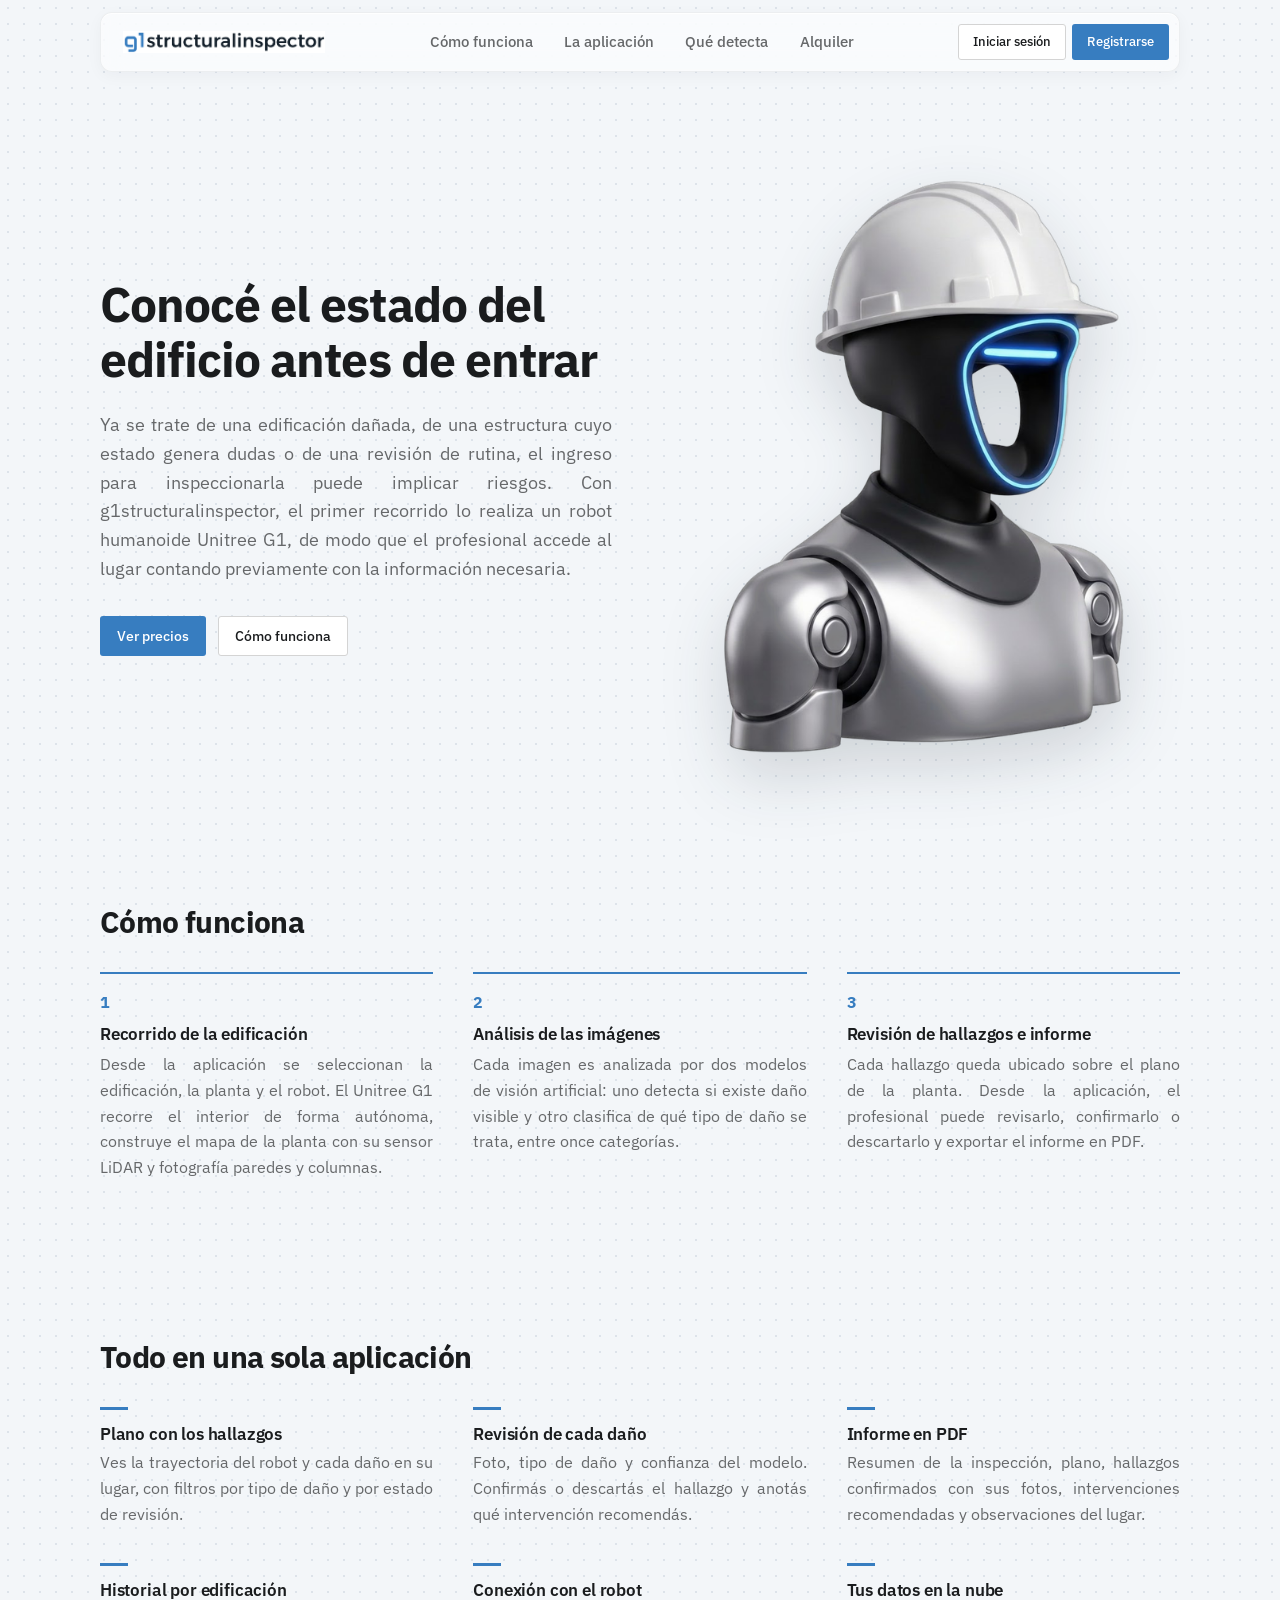
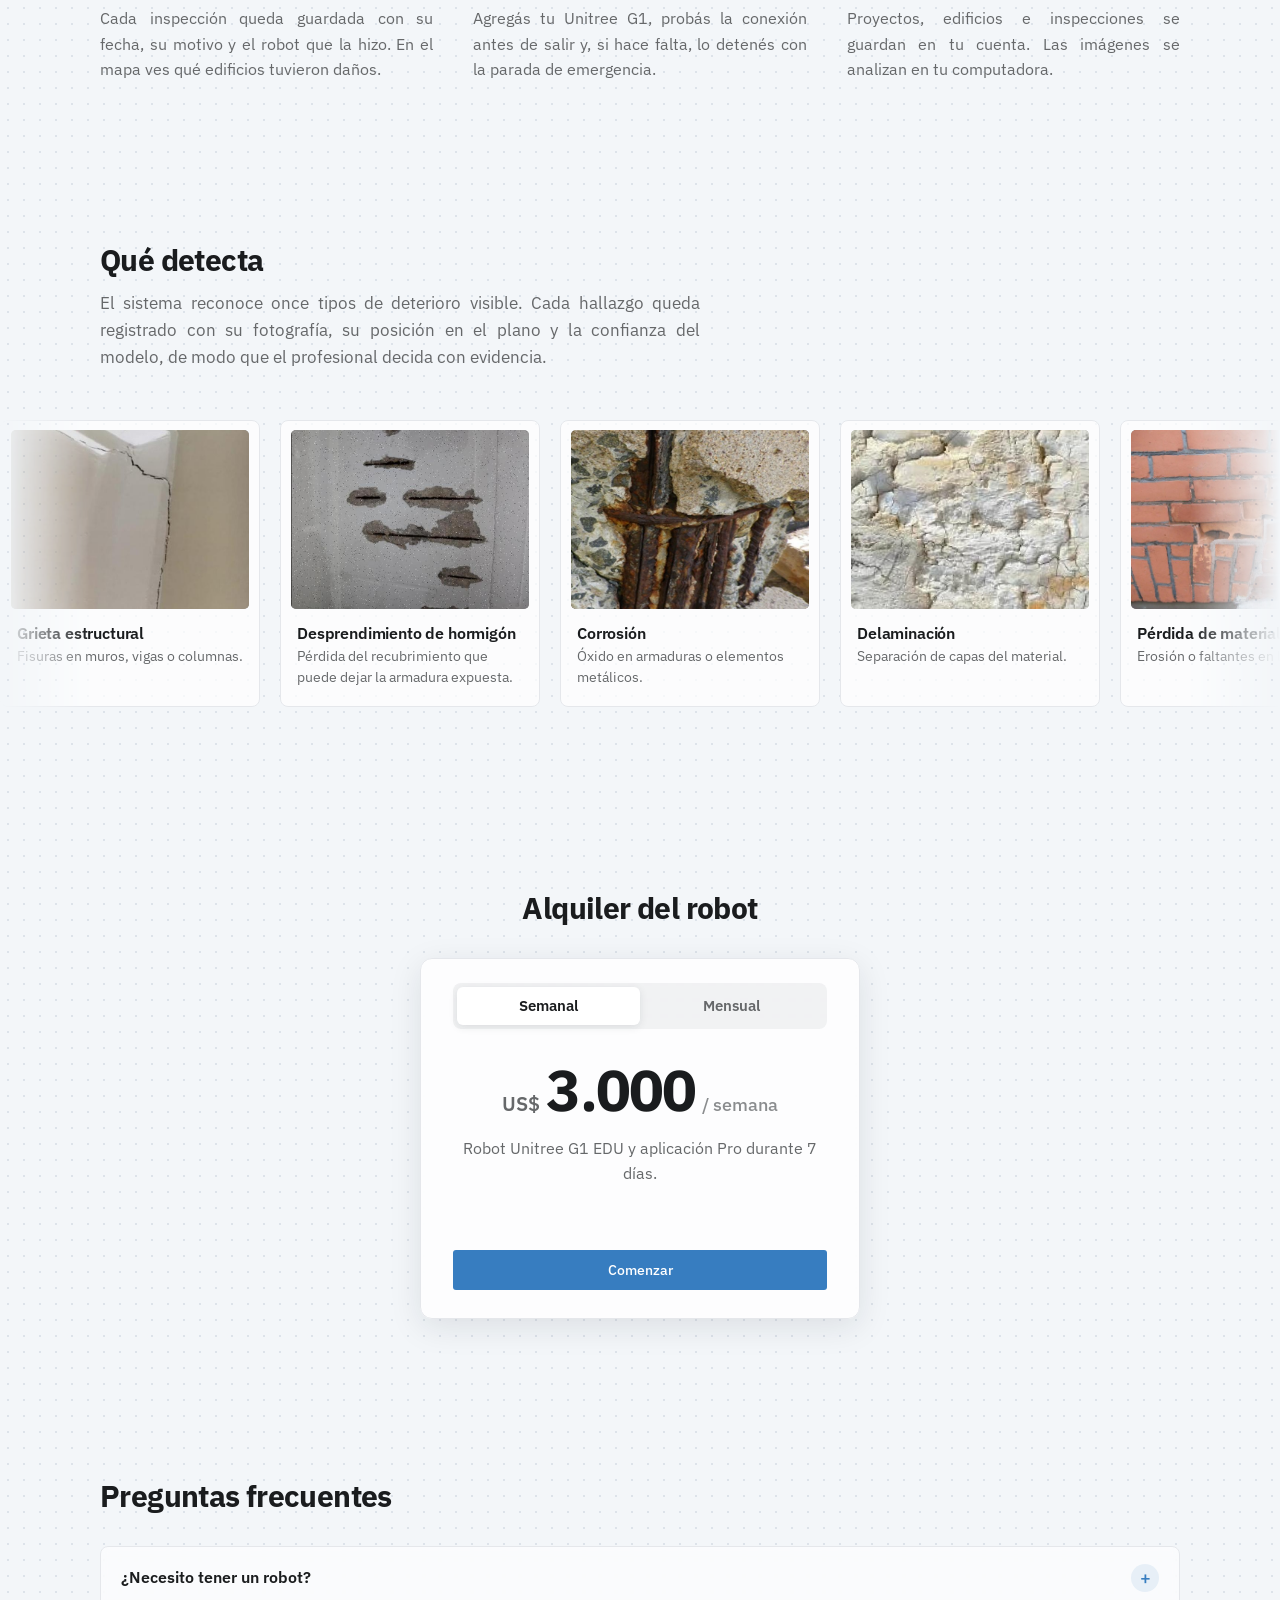
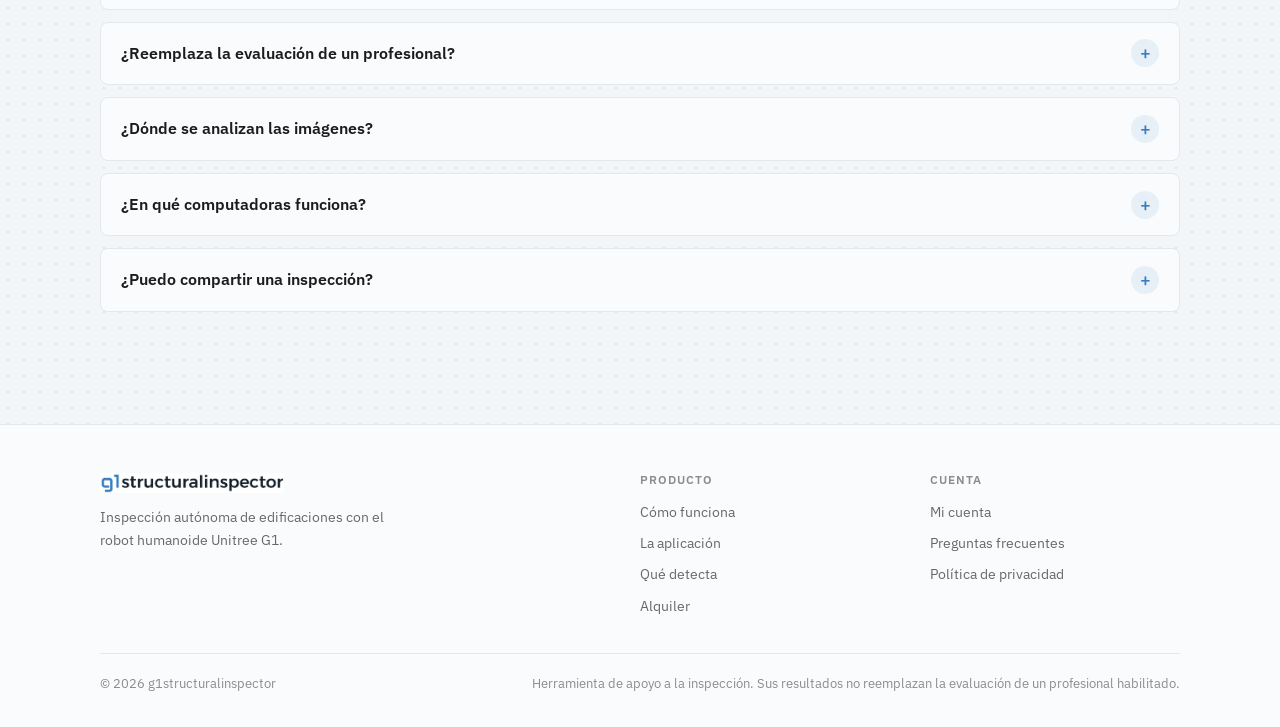
<file: index.html>
<!doctype html>
<html lang="es">
<head>
<meta charset="utf-8">
<meta name="viewport" content="width=device-width, initial-scale=1">
<title>g1structuralinspector</title>
<meta name="description" content="Inspección autónoma de edificaciones con el robot humanoide Unitree G1. Detecta y clasifica daños con inteligencia artificial y ubica cada hallazgo sobre el plano antes de que ingrese el profesional.">
<link rel="icon" href="icono.png" type="image/png">
<link rel="preconnect" href="https://fonts.googleapis.com">
<link rel="preconnect" href="https://fonts.gstatic.com" crossorigin>
<link href="https://fonts.googleapis.com/css2?family=IBM+Plex+Sans:wght@400;500;600;700&display=swap" rel="stylesheet">
<link rel="stylesheet" href="estilos.css">
<script>document.documentElement.classList.add('js');</script>
</head>
<body>
<a class="saltar" href="#contenido">Saltar al contenido</a>

<header class="cabecera">
  <div class="contenedor cabecera-fila">
    <a class="marca-sitio" href="index.html" aria-label="g1structuralinspector, inicio">
      <img class="marca-img" src="marca.png" alt="g1structuralinspector">
    </a>
    <nav class="menu" aria-label="Secciones">
      <a href="#funciona">Cómo funciona</a>
      <a href="#aplicacion">La aplicación</a>
      <a href="#detecta">Qué detecta</a>
      <a href="#planes">Alquiler</a>
    </nav>
    <div class="acciones">
      <button class="btn btn-secundario solo-visitante" type="button" data-accion="login">Iniciar sesión</button>
      <button class="btn btn-primario solo-visitante" type="button" data-accion="signup">Registrarse</button>
      <a class="btn btn-primario solo-sesion" href="cuenta.html">Mi cuenta</a>
      <button class="btn btn-secundario solo-sesion" type="button" data-accion="logout">Cerrar sesión</button>
    </div>
  </div>
</header>

<main id="contenido">
  <section class="hero">
    <div class="contenedor hero-fila">
      <div class="hero-texto">
        <h1 class="aparece">Conocé el estado del edificio antes de entrar</h1>
        <p class="entrada aparece">Ya se trate de una edificación dañada, de una estructura cuyo estado genera dudas o de una revisión de rutina, el ingreso para inspeccionarla puede implicar riesgos. Con g1structuralinspector, el primer recorrido lo realiza un robot humanoide Unitree G1, de modo que el profesional accede al lugar contando previamente con la información necesaria.</p>
        <div class="botones aparece">
          <a class="btn btn-primario" href="#planes">Ver precios</a>
          <a class="btn btn-secundario" href="#funciona">Cómo funciona</a>
        </div>
      </div>
      <div class="hero-robot aparece">
        <img src="robot.png" width="503" height="720" alt="Robot inspector de g1structuralinspector con casco de obra">
      </div>
    </div>
  </section>

  <section class="seccion" id="funciona" aria-labelledby="t-funciona">
    <div class="contenedor">
      <h2 id="t-funciona" class="aparece">Cómo funciona</h2>
      <ol class="pasos">
        <li class="aparece">
          <h3>Recorrido de la edificación</h3>
          <p>Desde la aplicación se seleccionan la edificación, la planta y el robot. El Unitree G1 recorre el interior de forma autónoma, construye el mapa de la planta con su sensor LiDAR y fotografía paredes y columnas.</p>
        </li>
        <li class="aparece">
          <h3>Análisis de las imágenes</h3>
          <p>Cada imagen es analizada por dos modelos de visión artificial: uno detecta si existe daño visible y otro clasifica de qué tipo de daño se trata, entre once categorías.</p>
        </li>
        <li class="aparece">
          <h3>Revisión de hallazgos e informe</h3>
          <p>Cada hallazgo queda ubicado sobre el plano de la planta. Desde la aplicación, el profesional puede revisarlo, confirmarlo o descartarlo y exportar el informe en PDF.</p>
        </li>
      </ol>
    </div>
  </section>

  <section class="seccion" id="aplicacion" aria-labelledby="t-aplicacion">
    <div class="contenedor">
      <h2 id="t-aplicacion" class="aparece">Todo en una sola aplicación</h2>
      <div class="funciones">
        <div class="aparece">
          <h3>Plano con los hallazgos</h3>
          <p>Ves la trayectoria del robot y cada daño en su lugar, con filtros por tipo de daño y por estado de revisión.</p>
        </div>
        <div class="aparece">
          <h3>Revisión de cada daño</h3>
          <p>Foto, tipo de daño y confianza del modelo. Confirmás o descartás el hallazgo y anotás qué intervención recomendás.</p>
        </div>
        <div class="aparece">
          <h3>Informe en PDF</h3>
          <p>Resumen de la inspección, plano, hallazgos confirmados con sus fotos, intervenciones recomendadas y observaciones del lugar.</p>
        </div>
        <div class="aparece">
          <h3>Historial por edificación</h3>
          <p>Cada inspección queda guardada con su fecha, su motivo y el robot que la hizo. En el mapa ves qué edificios tuvieron daños.</p>
        </div>
        <div class="aparece">
          <h3>Conexión con el robot</h3>
          <p>Agregás tu Unitree G1, probás la conexión antes de salir y, si hace falta, lo detenés con la parada de emergencia.</p>
        </div>
        <div class="aparece">
          <h3>Tus datos en la nube</h3>
          <p>Proyectos, edificios e inspecciones se guardan en tu cuenta. Las imágenes se analizan en tu computadora.</p>
        </div>
      </div>
    </div>
  </section>

  <section class="seccion" id="detecta" aria-labelledby="t-detecta">
    <div class="contenedor">
      <h2 id="t-detecta" class="aparece">Qué detecta</h2>
      <p class="bajada aparece">El sistema reconoce once tipos de deterioro visible. Cada hallazgo queda registrado con su fotografía, su posición en el plano y la confianza del modelo, de modo que el profesional decida con evidencia.</p>
      <div class="carrusel aparece">
      <ul class="danios">
        <li class="danio">
          <div class="danio-foto" data-tipo="grieta"><img src="danos/grieta.jpg" alt="Ejemplo de grieta estructural" loading="lazy" onerror="this.remove()"></div>
          <h3>Grieta estructural</h3>
          <p>Fisuras en muros, vigas o columnas.</p>
        </li>
        <li class="danio">
          <div class="danio-foto" data-tipo="desprendimiento"><img src="danos/desprendimiento.jpg" alt="Ejemplo de desprendimiento de hormigón" loading="lazy" onerror="this.remove()"></div>
          <h3>Desprendimiento de hormigón</h3>
          <p>Pérdida del recubrimiento que puede dejar la armadura expuesta.</p>
        </li>
        <li class="danio">
          <div class="danio-foto" data-tipo="corrosion"><img src="danos/corrosion.jpg" alt="Ejemplo de corrosión" loading="lazy" onerror="this.remove()"></div>
          <h3>Corrosión</h3>
          <p>Óxido en armaduras o elementos metálicos.</p>
        </li>
        <li class="danio">
          <div class="danio-foto" data-tipo="delaminacion"><img src="danos/delaminacion.jpg" alt="Ejemplo de delaminación" loading="lazy" onerror="this.remove()"></div>
          <h3>Delaminación</h3>
          <p>Separación de capas del material.</p>
        </li>
        <li class="danio">
          <div class="danio-foto" data-tipo="perdida"><img src="danos/perdida.jpg" alt="Ejemplo de pérdida de material" loading="lazy" onerror="this.remove()"></div>
          <h3>Pérdida de material</h3>
          <p>Erosión o faltantes en la superficie.</p>
        </li>
        <li class="danio">
          <div class="danio-foto" data-tipo="descascaramiento"><img src="danos/descascaramiento.jpg" alt="Ejemplo de descascaramiento" loading="lazy" onerror="this.remove()"></div>
          <h3>Descascaramiento</h3>
          <p>Desprendimiento de escamas finas.</p>
        </li>
        <li class="danio">
          <div class="danio-foto" data-tipo="humedad"><img src="danos/humedad.jpg" alt="Ejemplo de humedad" loading="lazy" onerror="this.remove()"></div>
          <h3>Humedad</h3>
          <p>Manchas y daños por filtraciones de agua.</p>
        </li>
        <li class="danio">
          <div class="danio-foto" data-tipo="eflorescencia"><img src="danos/eflorescencia.jpg" alt="Ejemplo de eflorescencia salina" loading="lazy" onerror="this.remove()"></div>
          <h3>Eflorescencia salina</h3>
          <p>Depósitos blancos de sales.</p>
        </li>
        <li class="danio">
          <div class="danio-foto" data-tipo="biologico"><img src="danos/biologico.jpg" alt="Ejemplo de crecimiento biológico" loading="lazy" onerror="this.remove()"></div>
          <h3>Crecimiento biológico</h3>
          <p>Moho, hongos o líquenes.</p>
        </li>
        <li class="danio">
          <div class="danio-foto" data-tipo="vegetacion"><img src="danos/vegetacion.jpg" alt="Ejemplo de vegetación" loading="lazy" onerror="this.remove()"></div>
          <h3>Vegetación</h3>
          <p>Plantas que crecen sobre la estructura.</p>
        </li>
        <li class="danio">
          <div class="danio-foto" data-tipo="vandalismo"><img src="danos/vandalismo.jpg" alt="Ejemplo de vandalismo" loading="lazy" onerror="this.remove()"></div>
          <h3>Vandalismo</h3>
          <p>Grafitis y daños intencionales.</p>
        </li>
      </ul>
      </div>
    </div>
  </section>

  <section class="seccion" id="planes" aria-labelledby="t-planes">
    <div class="contenedor precios">
      <h2 id="t-planes" class="aparece">Alquiler del robot</h2>
      <div class="precio-tarjeta tarjeta aparece" data-plan="semanal">
        <div class="selector" role="tablist" aria-label="Período de alquiler">
          <span class="selector-marca" aria-hidden="true"></span>
          <button type="button" role="tab" aria-selected="true" data-periodo="semanal">Semanal</button>
          <button type="button" role="tab" aria-selected="false" data-periodo="mensual">Mensual</button>
        </div>
        <p class="precio-monto" aria-live="polite"><span class="moneda">US$</span><span class="cifra" data-cifra>3.000</span><span class="sufijos"><span class="sufijo" data-texto="semanal">/ semana</span><span class="sufijo" data-texto="mensual">/ mes</span></span></p>
        <div class="precio-textos">
          <p class="precio-periodo" data-texto="semanal">Robot Unitree G1 EDU y aplicación Pro durante 7 días.</p>
          <p class="precio-periodo" data-texto="mensual">Robot Unitree G1 EDU y aplicación Pro durante un mes, al precio de <strong>3 semanas</strong>.</p>
        </div>
        <span class="etiqueta precio-ahorro">Ahorrás más de una semana</span>
        <button class="btn btn-primario solo-visitante" type="button" data-accion="signup">Comenzar</button>
        <a class="btn btn-primario solo-sesion" href="cuenta.html">Ir a mi cuenta</a>
      </div>
    </div>
  </section>

  <section class="seccion" id="preguntas" aria-labelledby="t-preguntas">
    <div class="contenedor">
      <h2 id="t-preguntas" class="aparece">Preguntas frecuentes</h2>
      <div class="preguntas aparece">
        <details>
          <summary>¿Necesito tener un robot?</summary>
          <p>No. El robot humanoide Unitree G1 EDU viene incluido en el alquiler, junto con su cargador y su estuche. Se reserva y se paga con Mercado Pago desde la aplicación, que se descarga gratis desde tu cuenta.</p>
        </details>
        <details>
          <summary>¿Reemplaza la evaluación de un profesional?</summary>
          <p>No. Es una herramienta de apoyo: entrega un relevamiento previo para que el profesional habilitado tome las decisiones con más información y menos exposición.</p>
        </details>
        <details>
          <summary>¿Dónde se analizan las imágenes?</summary>
          <p>En la computadora del usuario. Los modelos de visión artificial se ejecutan en el equipo donde se instala la aplicación, mientras que en la nube se almacenan los resultados de cada cuenta.</p>
        </details>
        <details>
          <summary>¿En qué computadoras funciona?</summary>
          <p>En Windows de 64 bits; está probada en Windows 11. El instalador se descarga desde la cuenta del usuario, en este sitio.</p>
        </details>
        <details>
          <summary>¿Puedo compartir una inspección?</summary>
          <p>Sí. Es posible exportar el informe en PDF o compartir la edificación completa, con sus inspecciones, en un archivo que otra persona importa en su aplicación.</p>
        </details>
      </div>
    </div>
  </section>
</main>

<footer class="pie">
  <div class="contenedor">
    <div class="pie-fila">
      <div class="pie-marca">
        <img src="marca.png" alt="g1structuralinspector" height="20">
        <p>Inspección autónoma de edificaciones con el robot humanoide Unitree G1.</p>
      </div>
      <nav class="pie-col" aria-label="Producto">
        <h3>Producto</h3>
        <a href="#funciona">Cómo funciona</a>
        <a href="#aplicacion">La aplicación</a>
        <a href="#detecta">Qué detecta</a>
        <a href="#planes">Alquiler</a>
      </nav>
      <nav class="pie-col" aria-label="Cuenta y ayuda">
        <h3>Cuenta</h3>
        <a href="cuenta.html">Mi cuenta</a>
        <a href="#preguntas">Preguntas frecuentes</a>
        <a href="privacidad.html">Política de privacidad</a>
      </nav>
    </div>
    <div class="pie-base">
      <p>© 2026 g1structuralinspector</p>
      <p>Herramienta de apoyo a la inspección. Sus resultados no reemplazan la evaluación de un profesional habilitado.</p>
    </div>
  </div>
</footer>

<script src="auth.js"></script>
<script src="animaciones.js"></script>
</body>
</html>
</file>
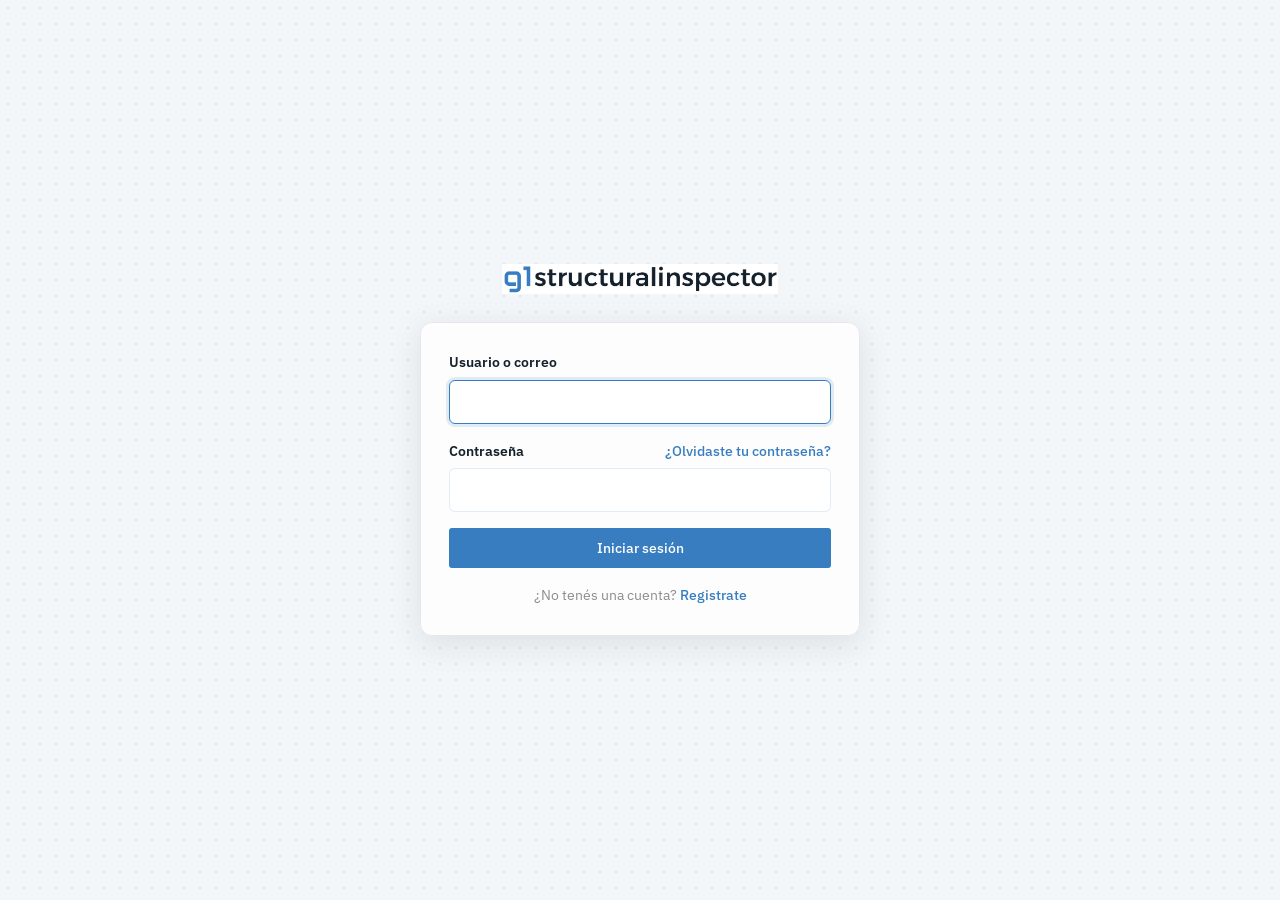
<file: acceso.html>
<!doctype html>
<html lang="es">
<head>
<meta charset="utf-8">
<meta name="viewport" content="width=device-width, initial-scale=1">
<meta name="robots" content="noindex">
<title>Iniciar sesión · g1structuralinspector</title>
<link rel="icon" href="icono.png" type="image/png">
<link rel="preconnect" href="https://fonts.googleapis.com">
<link rel="preconnect" href="https://fonts.gstatic.com" crossorigin>
<link href="https://fonts.googleapis.com/css2?family=IBM+Plex+Sans:wght@400;500;600;700&display=swap" rel="stylesheet">
<link rel="stylesheet" href="estilos.css">
</head>
<body class="acceso">
<main class="acceso-caja">
  <div class="acceso-cabeza">
    <a href="index.html" aria-label="Volver al inicio"><img class="acceso-marca" src="marca.png" alt="g1structuralinspector"></a>
    <p id="subtitulo" class="acceso-subtitulo" hidden></p>
  </div>

  <div class="acceso-tarjeta">
    <!-- Iniciar sesión -->
    <form data-modo="login" class="form" hidden>
      <p class="aviso-ok" data-aviso hidden></p>
      <div class="campo">
        <label for="l-usuario">Usuario o correo</label>
        <input id="l-usuario" name="usuario" type="text" autocomplete="username" required>
      </div>
      <div class="campo">
        <div class="campo-fila">
          <label for="l-clave">Contraseña</label>
          <button type="button" class="enlace" data-ir="olvide">¿Olvidaste tu contraseña?</button>
        </div>
        <input id="l-clave" name="clave" type="password" autocomplete="current-password" required>
      </div>
      <p class="texto-error" data-error hidden></p>
      <button class="boton" type="submit" data-texto="Iniciar sesión" data-enviando="Ingresando…">Iniciar sesión</button>
      <p class="pie-form">¿No tenés una cuenta? <button type="button" class="enlace" data-ir="registro">Registrate</button></p>
    </form>

    <!-- Crear cuenta -->
    <form data-modo="registro" class="form" hidden>
      <div class="dos">
        <div class="campo">
          <label for="r-nombre">Nombre</label>
          <input id="r-nombre" name="nombre" autocomplete="given-name" required>
        </div>
        <div class="campo">
          <label for="r-apellido">Apellido</label>
          <input id="r-apellido" name="apellido" autocomplete="family-name">
        </div>
      </div>
      <div class="campo">
        <label for="r-email">Correo</label>
        <input id="r-email" name="email" type="email" autocomplete="email" required>
      </div>
      <div class="dos">
        <div class="campo">
          <label for="r-clave">Contraseña</label>
          <input id="r-clave" name="clave" type="password" autocomplete="new-password" minlength="8" required>
        </div>
        <div class="campo">
          <label for="r-repetir">Confirmar contraseña</label>
          <input id="r-repetir" name="repetir" type="password" autocomplete="new-password" required>
        </div>
      </div>
      <p class="ayuda-campo">Al menos 8 caracteres, con mayúsculas, minúsculas y números.</p>
      <p class="texto-error" data-error hidden></p>
      <button class="boton" type="submit" data-texto="Crear cuenta" data-enviando="Creando cuenta…">Crear cuenta</button>
      <p class="pie-form">¿Ya tenés una cuenta? <button type="button" class="enlace" data-ir="login">Iniciá sesión</button></p>
    </form>

    <!-- Código del registro -->
    <form data-modo="confirmar" class="form" hidden>
      <p class="aviso-ok" data-aviso hidden></p>
      <div class="campo">
        <label for="c-codigo">Código</label>
        <input id="c-codigo" name="codigo" class="codigo" inputmode="numeric" autocomplete="one-time-code" required>
      </div>
      <p class="texto-error" data-error hidden></p>
      <button class="boton" type="submit" data-texto="Confirmar y entrar" data-enviando="Confirmando…">Confirmar y entrar</button>
      <div class="entre">
        <button type="button" class="enlace" data-ir="registro">Volver</button>
        <button type="button" class="enlace" data-reenviar>Reenviar código</button>
      </div>
    </form>

    <!-- Olvidé mi contraseña -->
    <form data-modo="olvide" class="form" hidden>
      <div class="campo">
        <label for="o-usuario">Usuario o correo</label>
        <input id="o-usuario" name="usuario" type="text" autocomplete="username" required>
      </div>
      <p class="texto-error" data-error hidden></p>
      <button class="boton" type="submit" data-texto="Enviar código" data-enviando="Enviando…">Enviar código</button>
      <button type="button" class="enlace centrado" data-ir="login">Volver a iniciar sesión</button>
    </form>

    <!-- Código y contraseña nueva -->
    <form data-modo="codigo" class="form" hidden>
      <div class="campo">
        <label for="n-codigo">Código</label>
        <input id="n-codigo" name="codigo" class="codigo" inputmode="numeric" autocomplete="one-time-code" required>
      </div>
      <div class="dos">
        <div class="campo">
          <label for="n-nueva">Contraseña nueva</label>
          <input id="n-nueva" name="nueva" type="password" autocomplete="new-password" minlength="8" required>
        </div>
        <div class="campo">
          <label for="n-repetir">Confirmar contraseña</label>
          <input id="n-repetir" name="repetir" type="password" autocomplete="new-password" required>
        </div>
      </div>
      <p class="texto-error" data-error hidden></p>
      <button class="boton" type="submit" data-texto="Cambiar contraseña" data-enviando="Guardando…">Cambiar contraseña</button>
      <button type="button" class="enlace centrado" data-ir="login">Volver a iniciar sesión</button>
    </form>
  </div>
</main>

<script src="cognito.min.js"></script>
<script src="auth.js"></script>
<script src="acceso.js"></script>
</body>
</html>
</file>
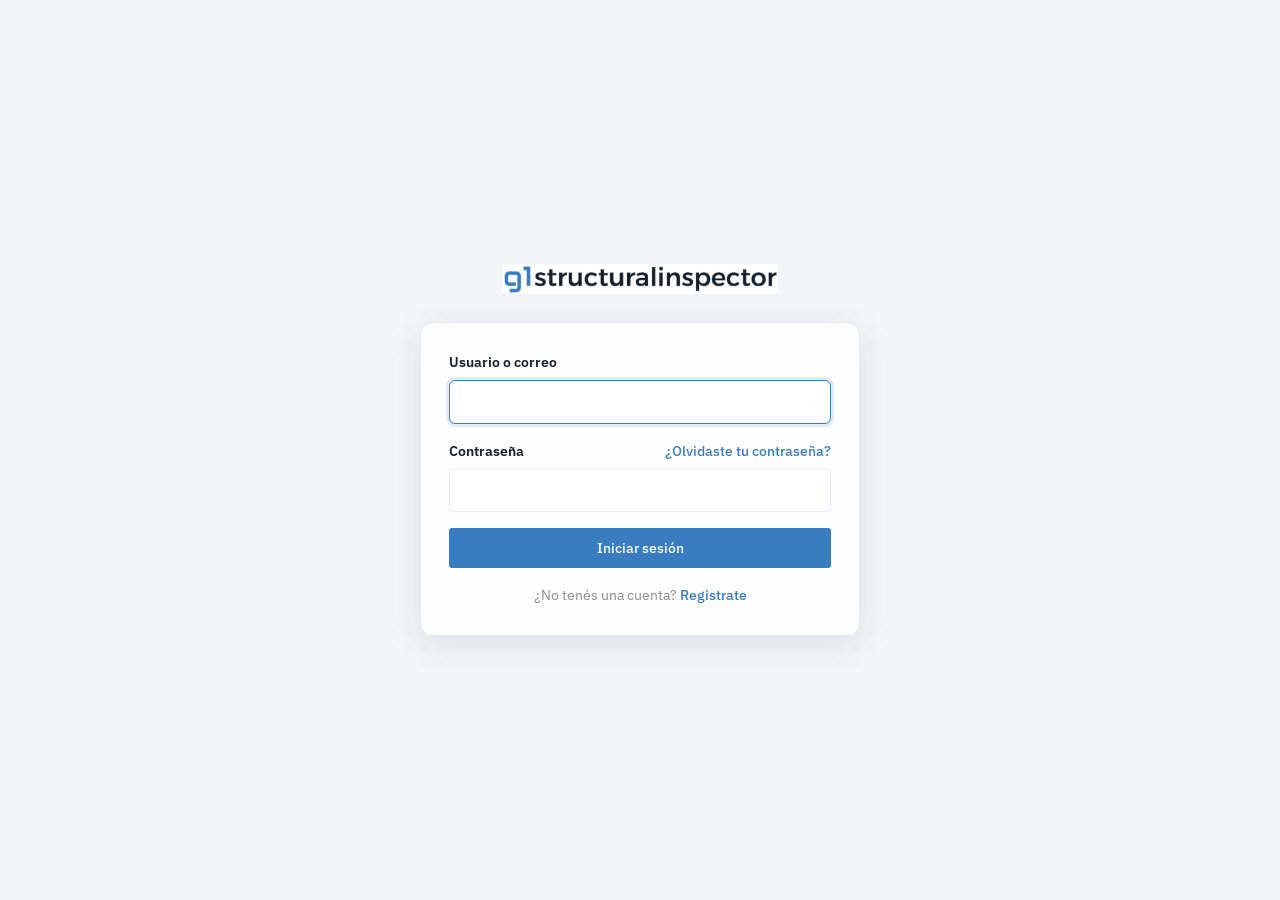
<file: callback.html>
<!doctype html>
<html lang="es">
<head>
<meta charset="utf-8">
<meta name="robots" content="noindex">
<title>g1structuralinspector</title>
<meta http-equiv="refresh" content="0; url=/acceso.html">
</head>
<body><a href="/acceso.html">Ir a iniciar sesión</a></body>
</html>
</file>
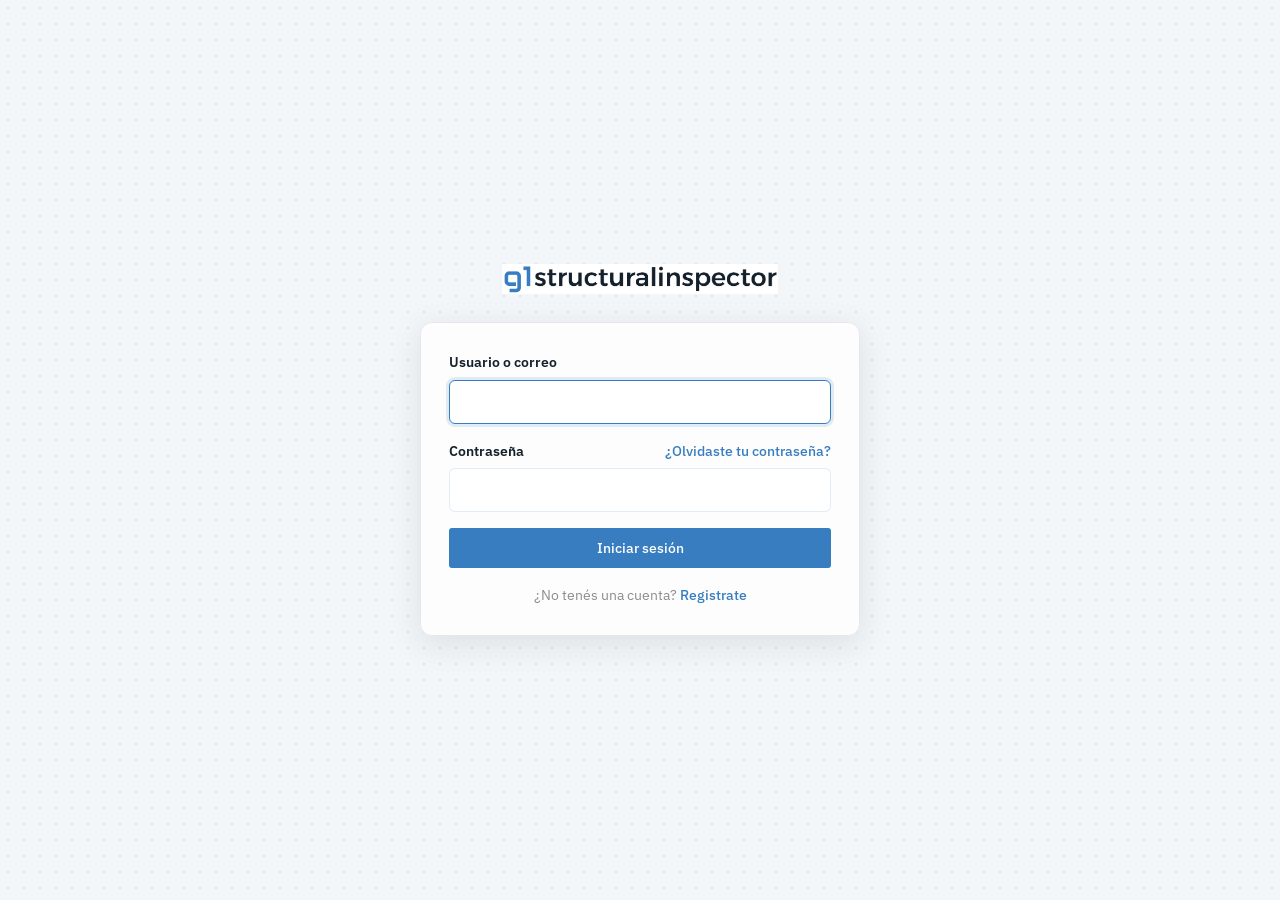
<file: cuenta.html>
<!doctype html>
<html lang="es">
<head>
<meta charset="utf-8">
<meta name="viewport" content="width=device-width, initial-scale=1">
<meta name="robots" content="noindex">
<title>Mi cuenta · g1structuralinspector</title>
<link rel="icon" href="icono.png" type="image/png">
<link rel="preconnect" href="https://fonts.googleapis.com">
<link rel="preconnect" href="https://fonts.gstatic.com" crossorigin>
<link href="https://fonts.googleapis.com/css2?family=IBM+Plex+Sans:wght@400;500;600;700&display=swap" rel="stylesheet">
<link rel="stylesheet" href="estilos.css">
<script>document.documentElement.classList.add('js');</script>
</head>
<body>
<a class="saltar" href="#contenido">Saltar al contenido</a>

<header class="cabecera">
  <div class="contenedor cabecera-fila">
    <a class="marca-sitio" href="index.html" aria-label="g1structuralinspector, inicio">
      <img class="marca-img" src="marca.png" alt="g1structuralinspector">
    </a>
    <div class="acciones" style="margin-left:auto">
      <a class="btn btn-secundario" href="index.html">Inicio</a>
      <button class="btn btn-secundario" type="button" data-accion="logout">Cerrar sesión</button>
    </div>
  </div>
</header>

<main id="contenido" class="pagina panel">
  <p id="cargando" class="contenedor" role="status">Verificando tu sesión…</p>

  <div id="panel" class="contenedor" hidden>
    <div class="panel-cabeza aparece">
      <h1>Hola<span data-nombre></span></h1>
      <p data-usuario-email></p>
    </div>

    <div class="panel-grilla">
      <section class="panel-tarjeta tarjeta aparece" aria-labelledby="t-plan">
        <div class="panel-titulo">
          <h2 id="t-plan">Tu alquiler</h2>
          <span class="insignia" data-plan-insignia>Verificando…</span>
        </div>
        <p class="panel-dato" data-plan-titulo>—</p>
        <p class="panel-texto" data-plan-texto></p>
      </section>

      <section class="panel-tarjeta tarjeta aparece" aria-labelledby="t-app">
        <div class="panel-titulo">
          <h2 id="t-app">Aplicación</h2>
          <span class="insignia insignia-gris">Windows</span>
        </div>
        <p class="panel-dato">g1structuralinspector<span class="panel-version" data-version></span></p>
        <p class="panel-texto">La descarga es gratuita. Sin un alquiler vigente, la aplicación funciona en modo de consulta.</p>
        <button id="descargar" class="btn btn-primario" type="button">Descargar para Windows</button>
        <p id="estado-descarga" class="estado" role="status"></p>
      </section>

      <section class="panel-tarjeta panel-ancha tarjeta aparece" aria-labelledby="t-actividad">
        <div class="panel-titulo">
          <h2 id="t-actividad">Tu actividad</h2>
          <span class="panel-tenue" data-ultima></span>
        </div>
        <div class="cifras">
          <div><span class="cifra-valor" data-cifra-edificaciones>—</span><span class="cifra-nombre">Edificaciones</span></div>
          <div><span class="cifra-valor" data-cifra-inspecciones>—</span><span class="cifra-nombre">Inspecciones</span></div>
          <div><span class="cifra-valor" data-cifra-hallazgos>—</span><span class="cifra-nombre">Hallazgos detectados</span></div>
        </div>
        <p class="estado" data-actividad-estado role="status"></p>
      </section>

      <section class="panel-tarjeta panel-ancha tarjeta aparece" aria-labelledby="t-datos">
        <div class="panel-titulo">
          <h2 id="t-datos">Datos de la cuenta</h2>
        </div>
        <dl class="datos">
          <div><dt>Nombre</dt><dd data-dato-nombre>—</dd></div>
          <div><dt>Correo</dt><dd data-usuario-email>—</dd></div>
          <div><dt>Contraseña</dt><dd><a class="enlace-texto" href="acceso.html?modo=olvide">Cambiar contraseña</a></dd></div>
        </dl>
      </section>
    </div>
  </div>
</main>

<script src="auth.js"></script>
<script src="cuenta.js"></script>
<script src="animaciones.js"></script>
</body>
</html>
</file>
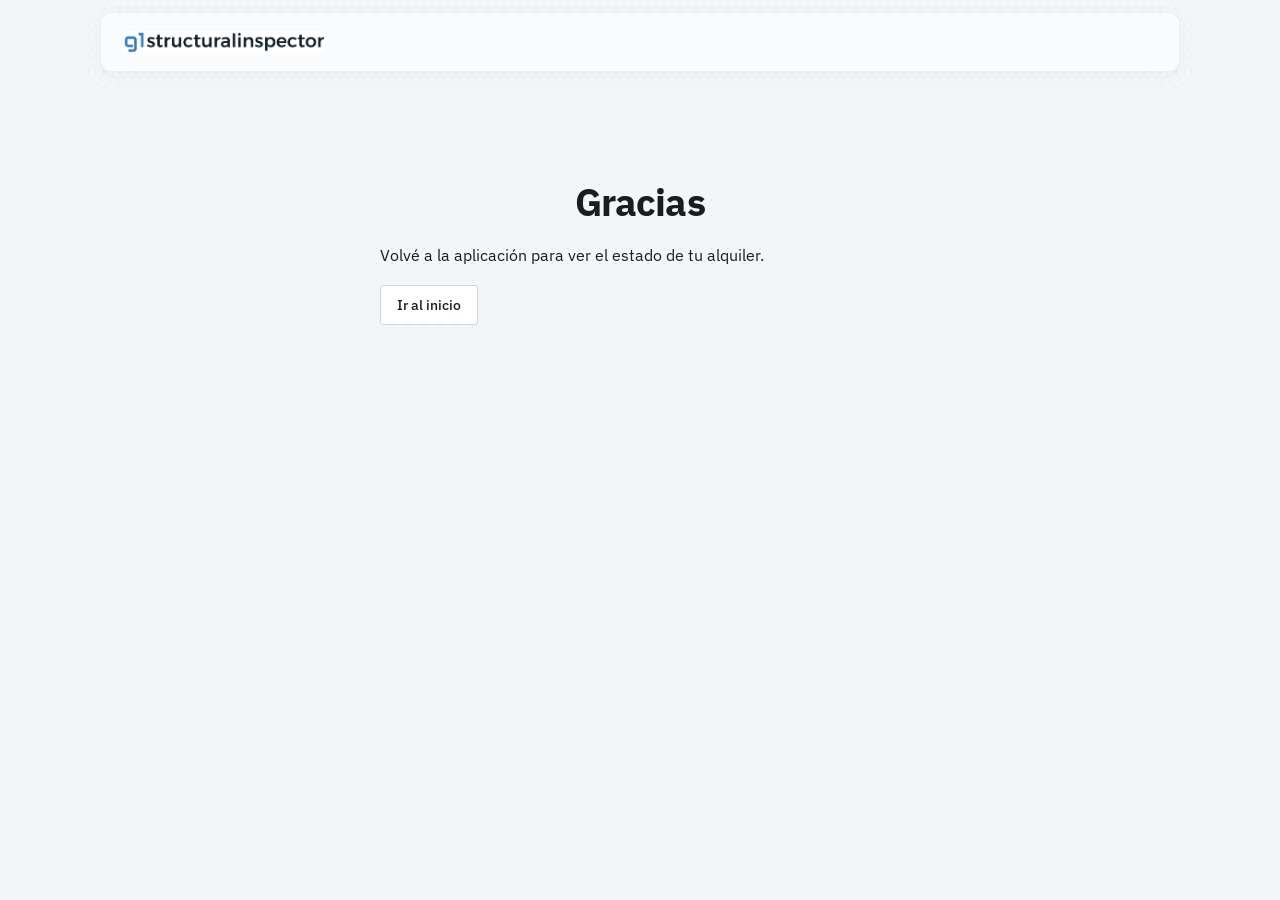
<file: pago.html>
<!doctype html>
<html lang="es">
<head>
<meta charset="utf-8">
<meta name="viewport" content="width=device-width, initial-scale=1">
<meta name="robots" content="noindex">
<title>Pago · g1structuralinspector</title>
<link rel="icon" href="icono.png" type="image/png">
<link rel="preconnect" href="https://fonts.googleapis.com">
<link rel="preconnect" href="https://fonts.gstatic.com" crossorigin>
<link href="https://fonts.googleapis.com/css2?family=IBM+Plex+Sans:wght@400;500;600;700&display=swap" rel="stylesheet">
<link rel="stylesheet" href="estilos.css">
<style>
  .pago { padding-block: clamp(3rem, 8vw, 6rem); text-align: center; }
  .pago h1 { font-size: clamp(1.7rem, 3.4vw, 2.4rem); }
  .pago p { max-width: 52ch; margin-inline: auto; }
</style>
</head>
<body>
<header class="cabecera">
  <div class="contenedor cabecera-fila">
    <a class="marca-sitio" href="index.html" aria-label="g1structuralinspector, inicio">
      <img class="marca-img" src="marca.png" alt="g1structuralinspector">
    </a>
  </div>
</header>
<main class="contenedor pago">
  <h1 id="titulo">Gracias</h1>
  <p id="texto">Volvé a la aplicación para ver el estado de tu alquiler.</p>
  <p><a class="btn btn-secundario" href="index.html">Ir al inicio</a></p>
</main>
<script>
  // Mercado Pago vuelve acá con ?estado=success|failure|pending. El alquiler se confirma en el servidor, no en esta página.
  var estado = new URLSearchParams(location.search).get('estado');
  var mensajes = {
    success: ['Pago recibido', 'Mercado Pago nos avisó del pago. Volvé a la aplicación: en unos segundos tu alquiler figura como pagado.'],
    pending: ['Pago pendiente', 'Mercado Pago todavía está procesando el pago. Cuando se acredite, tu alquiler se activa solo. Podés ver el estado en la aplicación.'],
    failure: ['No se pudo completar el pago', 'No se te cobró nada. Volvé a la aplicación para intentar de nuevo.']
  };
  if (mensajes[estado]) {
    document.getElementById('titulo').textContent = mensajes[estado][0];
    document.getElementById('texto').textContent = mensajes[estado][1];
  }
</script>
</body>
</html>
</file>
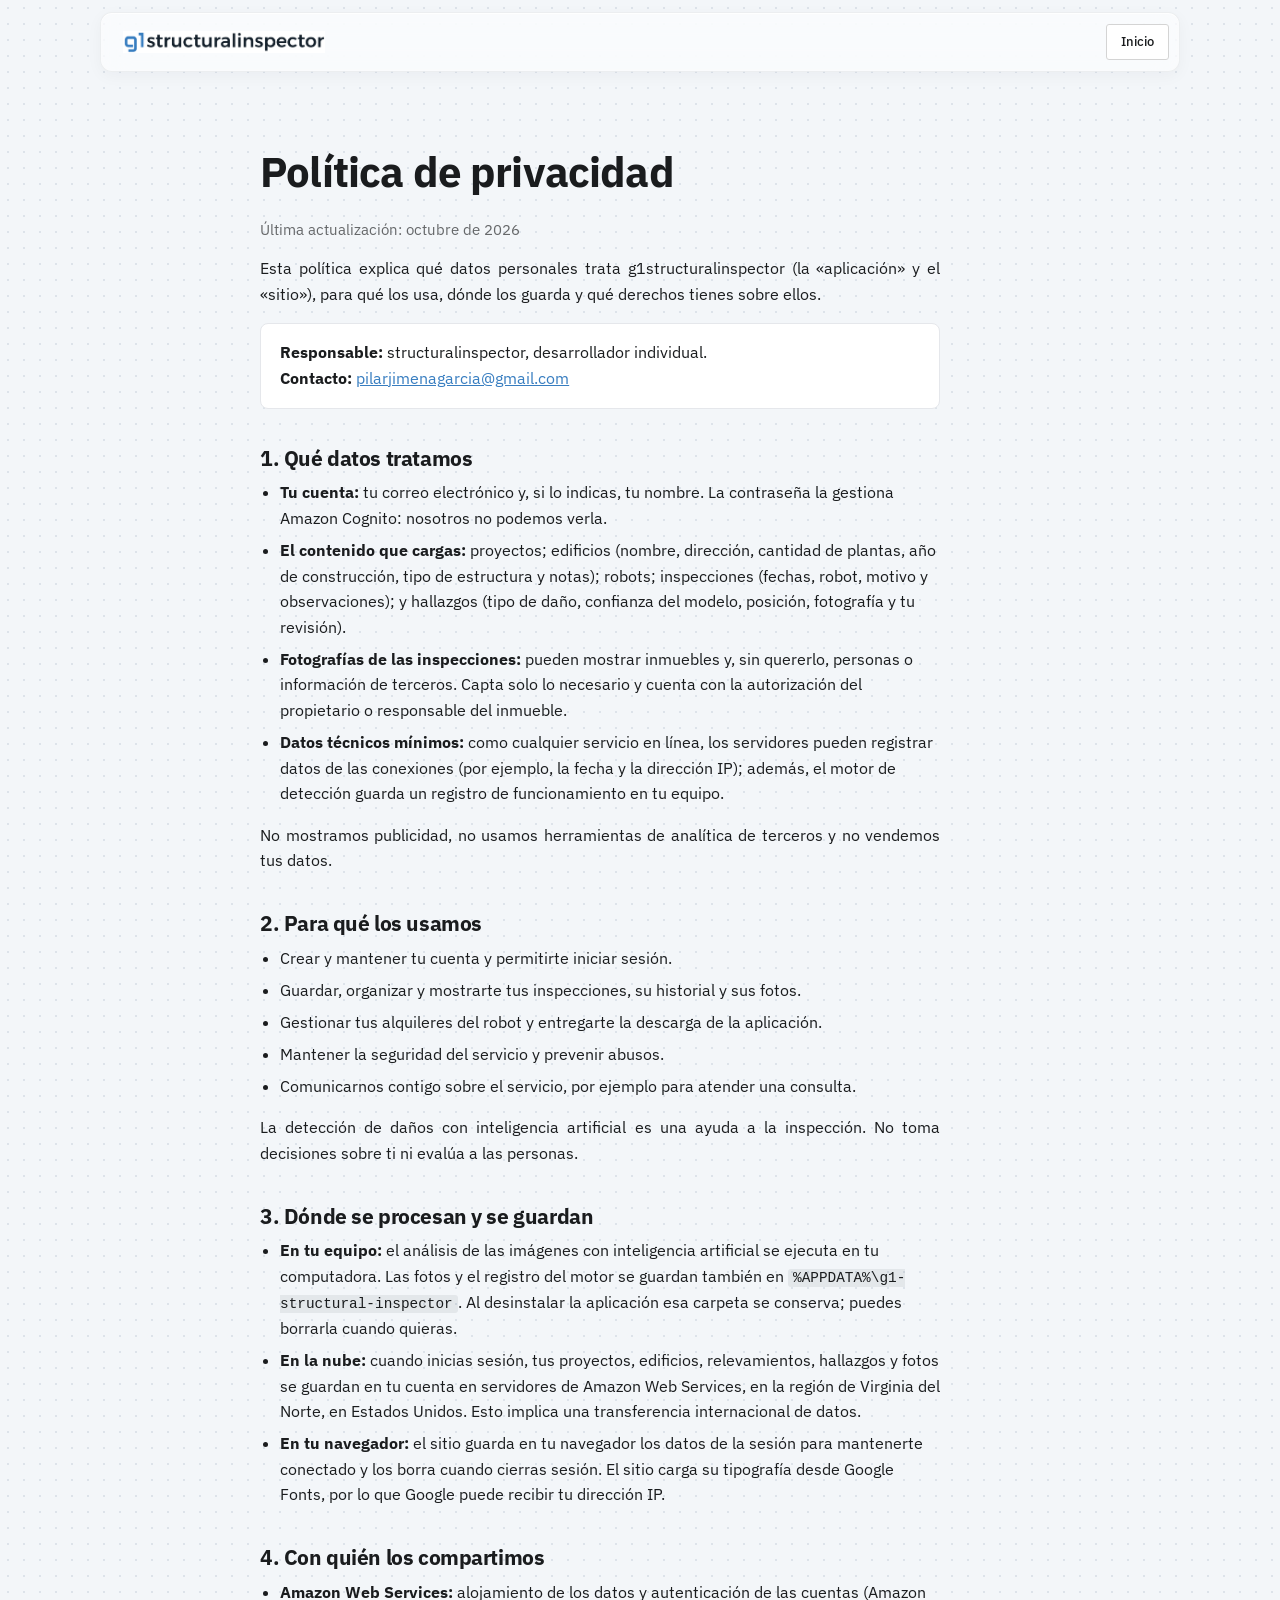
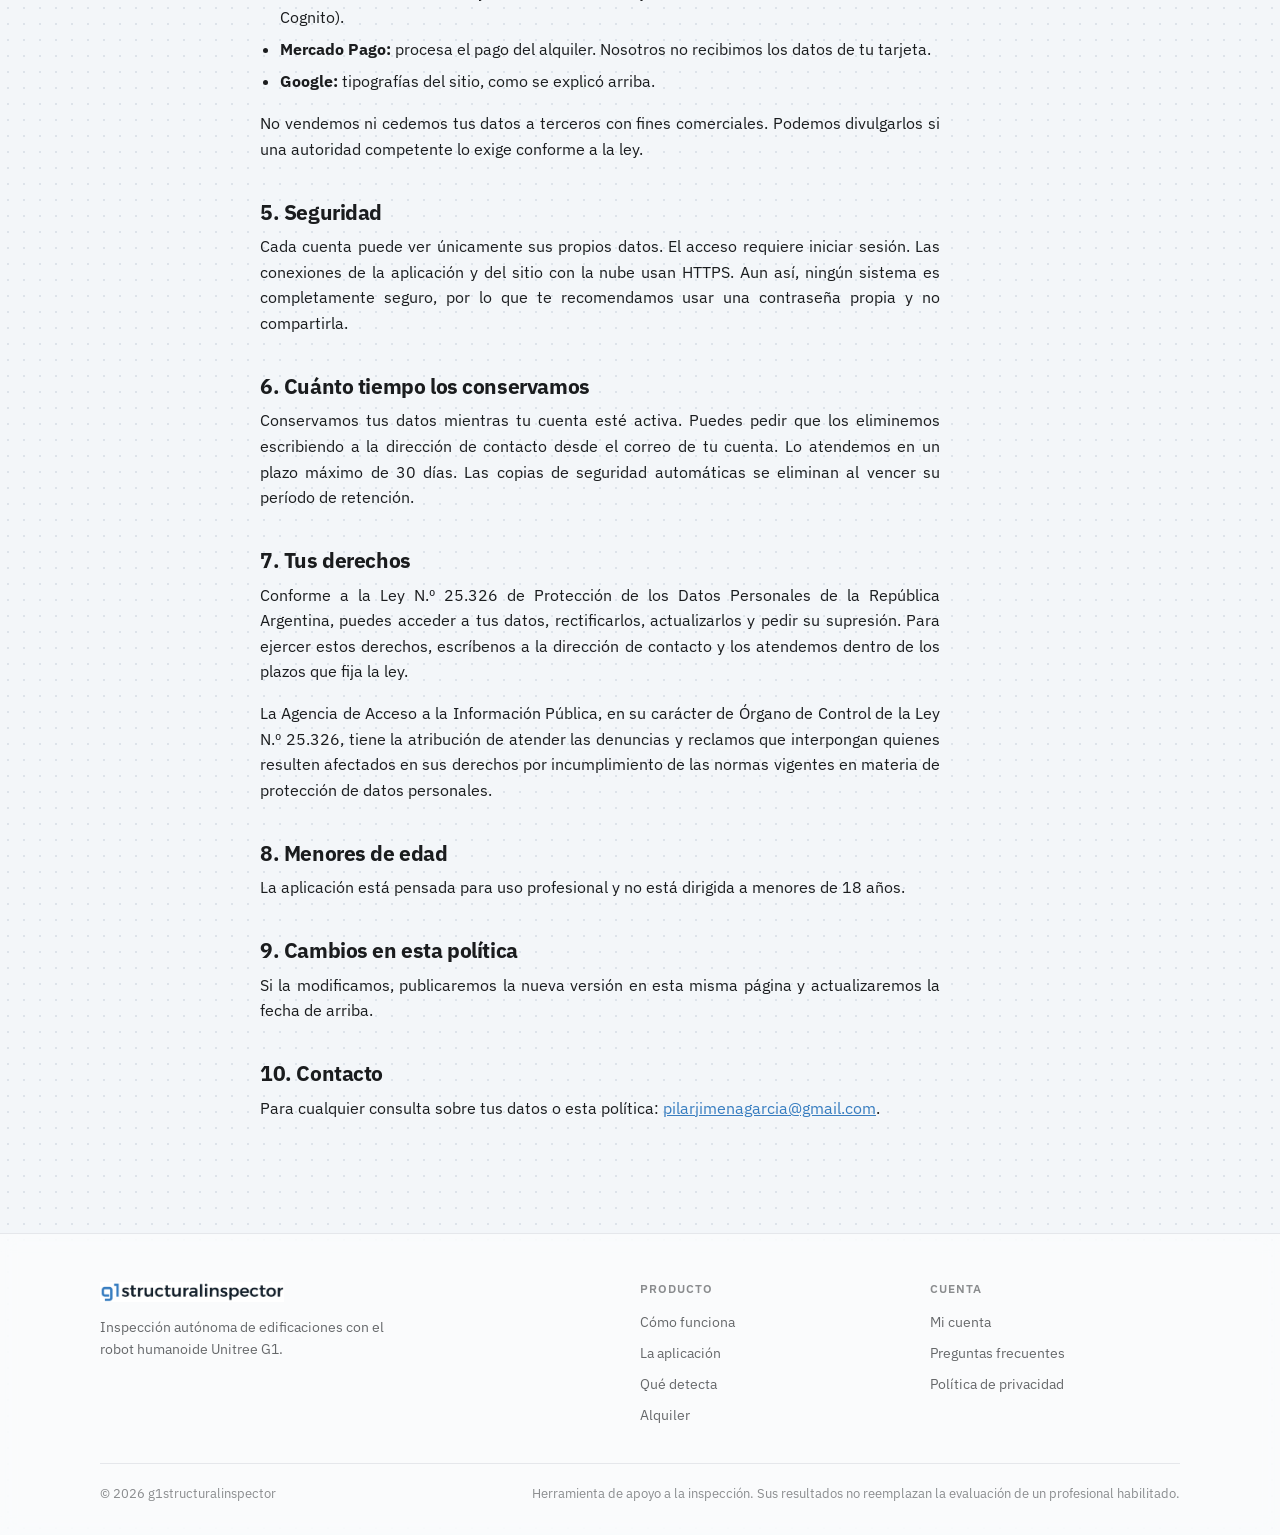
<file: privacidad.html>
<!doctype html>
<html lang="es">
<head>
<meta charset="utf-8">
<meta name="viewport" content="width=device-width, initial-scale=1">
<title>Política de privacidad · g1structuralinspector</title>
<meta name="description" content="Qué datos personales trata g1structuralinspector, para qué los usa, dónde los guarda y qué derechos tienes.">
<link rel="icon" href="icono.png" type="image/png">
<link rel="preconnect" href="https://fonts.googleapis.com">
<link rel="preconnect" href="https://fonts.gstatic.com" crossorigin>
<link href="https://fonts.googleapis.com/css2?family=IBM+Plex+Sans:wght@400;500;600;700&display=swap" rel="stylesheet">
<link rel="stylesheet" href="estilos.css">
<style>
  .legal { padding-block: clamp(2rem, 5vw, 4rem); }
  .legal h1 { font-size: clamp(1.9rem, 3.6vw, 2.6rem); }
  .legal .fecha { color: var(--texto-suave); font-size: .95rem; }
  .legal h2 { margin: 2.4rem 0 .6rem; font-size: 1.3rem; color: var(--texto); }
  .legal p, .legal ul { max-width: 68ch; }
  .legal ul { margin: 0 0 1em; padding-left: 1.25rem; }
  .legal li + li { margin-top: .4rem; }
  .legal code { font-family: 'IBM Plex Mono', ui-monospace, Consolas, monospace; font-size: .9em; background: rgba(20,32,43,.07); padding: .1em .35em; border-radius: 3px; }
  .legal .destacado { padding: 1rem 1.2rem; background: #fff; border: 1px solid var(--borde); border-radius: 8px; max-width: 68ch; }
  .legal .destacado p { margin: 0; }
</style>
</head>
<body>
<a class="saltar" href="#contenido">Saltar al contenido</a>

<header class="cabecera">
  <div class="contenedor cabecera-fila">
    <a class="marca-sitio" href="index.html" aria-label="g1structuralinspector, inicio">
      <img class="marca-img" src="marca.png" alt="g1structuralinspector">
    </a>
    <div class="acciones" style="margin-left:auto">
      <a class="btn btn-secundario" href="index.html">Inicio</a>
    </div>
  </div>
</header>

<main id="contenido" class="pagina-angosta legal">
  <h1>Política de privacidad</h1>
  <p class="fecha">Última actualización: octubre de 2026</p>

  <p>Esta política explica qué datos personales trata g1structuralinspector (la «aplicación» y el «sitio»), para qué los usa, dónde los guarda y qué derechos tienes sobre ellos.</p>
  <div class="destacado">
    <p><strong>Responsable:</strong> structuralinspector, desarrollador individual.<br>
    <strong>Contacto:</strong> <a href="mailto:pilarjimenagarcia@gmail.com">pilarjimenagarcia@gmail.com</a></p>
  </div>

  <h2>1. Qué datos tratamos</h2>
  <ul>
    <li><strong>Tu cuenta:</strong> tu correo electrónico y, si lo indicas, tu nombre. La contraseña la gestiona Amazon Cognito: nosotros no podemos verla.</li>
    <li><strong>El contenido que cargas:</strong> proyectos; edificios (nombre, dirección, cantidad de plantas, año de construcción, tipo de estructura y notas); robots; inspecciones (fechas, robot, motivo y observaciones); y hallazgos (tipo de daño, confianza del modelo, posición, fotografía y tu revisión).</li>
    <li><strong>Fotografías de las inspecciones:</strong> pueden mostrar inmuebles y, sin quererlo, personas o información de terceros. Capta solo lo necesario y cuenta con la autorización del propietario o responsable del inmueble.</li>
    <li><strong>Datos técnicos mínimos:</strong> como cualquier servicio en línea, los servidores pueden registrar datos de las conexiones (por ejemplo, la fecha y la dirección IP); además, el motor de detección guarda un registro de funcionamiento en tu equipo.</li>
  </ul>
  <p>No mostramos publicidad, no usamos herramientas de analítica de terceros y no vendemos tus datos.</p>

  <h2>2. Para qué los usamos</h2>
  <ul>
    <li>Crear y mantener tu cuenta y permitirte iniciar sesión.</li>
    <li>Guardar, organizar y mostrarte tus inspecciones, su historial y sus fotos.</li>
    <li>Gestionar tus alquileres del robot y entregarte la descarga de la aplicación.</li>
    <li>Mantener la seguridad del servicio y prevenir abusos.</li>
    <li>Comunicarnos contigo sobre el servicio, por ejemplo para atender una consulta.</li>
  </ul>
  <p>La detección de daños con inteligencia artificial es una ayuda a la inspección. No toma decisiones sobre ti ni evalúa a las personas.</p>

  <h2>3. Dónde se procesan y se guardan</h2>
  <ul>
    <li><strong>En tu equipo:</strong> el análisis de las imágenes con inteligencia artificial se ejecuta en tu computadora. Las fotos y el registro del motor se guardan también en <code>%APPDATA%\g1-structural-inspector</code>. Al desinstalar la aplicación esa carpeta se conserva; puedes borrarla cuando quieras.</li>
    <li><strong>En la nube:</strong> cuando inicias sesión, tus proyectos, edificios, relevamientos, hallazgos y fotos se guardan en tu cuenta en servidores de Amazon Web Services, en la región de Virginia del Norte, en Estados Unidos. Esto implica una transferencia internacional de datos.</li>
    <li><strong>En tu navegador:</strong> el sitio guarda en tu navegador los datos de la sesión para mantenerte conectado y los borra cuando cierras sesión. El sitio carga su tipografía desde Google Fonts, por lo que Google puede recibir tu dirección IP.</li>
  </ul>

  <h2>4. Con quién los compartimos</h2>
  <ul>
    <li><strong>Amazon Web Services:</strong> alojamiento de los datos y autenticación de las cuentas (Amazon Cognito).</li>
    <li><strong>Mercado Pago:</strong> procesa el pago del alquiler. Nosotros no recibimos los datos de tu tarjeta.</li>
    <li><strong>Google:</strong> tipografías del sitio, como se explicó arriba.</li>
  </ul>
  <p>No vendemos ni cedemos tus datos a terceros con fines comerciales. Podemos divulgarlos si una autoridad competente lo exige conforme a la ley.</p>

  <h2>5. Seguridad</h2>
  <p>Cada cuenta puede ver únicamente sus propios datos. El acceso requiere iniciar sesión. Las conexiones de la aplicación y del sitio con la nube usan HTTPS. Aun así, ningún sistema es completamente seguro, por lo que te recomendamos usar una contraseña propia y no compartirla.</p>

  <h2>6. Cuánto tiempo los conservamos</h2>
  <p>Conservamos tus datos mientras tu cuenta esté activa. Puedes pedir que los eliminemos escribiendo a la dirección de contacto desde el correo de tu cuenta. Lo atendemos en un plazo máximo de 30 días. Las copias de seguridad automáticas se eliminan al vencer su período de retención.</p>

  <h2>7. Tus derechos</h2>
  <p>Conforme a la Ley N.º 25.326 de Protección de los Datos Personales de la República Argentina, puedes acceder a tus datos, rectificarlos, actualizarlos y pedir su supresión. Para ejercer estos derechos, escríbenos a la dirección de contacto y los atendemos dentro de los plazos que fija la ley.</p>
  <p>La Agencia de Acceso a la Información Pública, en su carácter de Órgano de Control de la Ley N.º 25.326, tiene la atribución de atender las denuncias y reclamos que interpongan quienes resulten afectados en sus derechos por incumplimiento de las normas vigentes en materia de protección de datos personales.</p>

  <h2>8. Menores de edad</h2>
  <p>La aplicación está pensada para uso profesional y no está dirigida a menores de 18 años.</p>

  <h2>9. Cambios en esta política</h2>
  <p>Si la modificamos, publicaremos la nueva versión en esta misma página y actualizaremos la fecha de arriba.</p>

  <h2>10. Contacto</h2>
  <p>Para cualquier consulta sobre tus datos o esta política: <a href="mailto:pilarjimenagarcia@gmail.com">pilarjimenagarcia@gmail.com</a>.</p>
</main>

<footer class="pie">
  <div class="contenedor">
    <div class="pie-fila">
      <div class="pie-marca">
        <img src="marca.png" alt="g1structuralinspector" height="20">
        <p>Inspección autónoma de edificaciones con el robot humanoide Unitree G1.</p>
      </div>
      <nav class="pie-col" aria-label="Producto">
        <h3>Producto</h3>
        <a href="index.html#funciona">Cómo funciona</a>
        <a href="index.html#aplicacion">La aplicación</a>
        <a href="index.html#detecta">Qué detecta</a>
        <a href="index.html#planes">Alquiler</a>
      </nav>
      <nav class="pie-col" aria-label="Cuenta y ayuda">
        <h3>Cuenta</h3>
        <a href="cuenta.html">Mi cuenta</a>
        <a href="index.html#preguntas">Preguntas frecuentes</a>
        <a href="privacidad.html">Política de privacidad</a>
      </nav>
    </div>
    <div class="pie-base">
      <p>© 2026 g1structuralinspector</p>
      <p>Herramienta de apoyo a la inspección. Sus resultados no reemplazan la evaluación de un profesional habilitado.</p>
    </div>
  </div>
</footer>
</body>
</html>
</file>
<file: estilos.css>
/* Mismos colores, tipografía y botones que la aplicación de escritorio */
:root {
  --azul: #377DC0;
  --azul-hover: #2F6CA8;
  --marino: #14202B;
  --texto: #1A1C1E;
  --texto-suave: #66686A;
  --texto-tenue: #8A8C8E;
  --placeholder: #A0A2A4;
  --borde: #E5E7EB;
  --borde-boton: #D4D4D4;
  --fondo: #F3F6F9;
  --punto: #DDE3EA;
  --danio: #F97316;
  --sano: #10B981;
  --error: #991B1B;
  --ancho: 1080px;
  --fuente: 'IBM Plex Sans', ui-sans-serif, system-ui, -apple-system, 'Segoe UI', sans-serif;
}

* { box-sizing: border-box; }
html { scroll-behavior: smooth; scroll-padding-top: 96px; }
body {
  margin: 0;
  font-family: var(--fuente);
  font-size: 16px;
  line-height: 1.6;
  color: var(--texto);
  background-color: var(--fondo);
  background-image: radial-gradient(var(--punto) 1px, transparent 1px);
  background-size: 16px 16px;
  -webkit-font-smoothing: antialiased;
}
img, svg { max-width: 100%; }
h1, h2, h3 { margin: 0 0 0.5em; font-weight: 700; line-height: 1.15; letter-spacing: -0.02em; color: var(--texto); }
h1 { font-size: clamp(2rem, 4.2vw, 3rem); }
h2 { font-size: clamp(1.5rem, 2.6vw, 1.9rem); }
h3 { font-size: 1.05rem; font-weight: 600; letter-spacing: -0.01em; }
p { margin: 0 0 1em; max-width: 60ch; }
a { color: var(--azul); }

.contenedor { width: min(100% - 2.5rem, var(--ancho)); margin-inline: auto; }
.saltar { position: absolute; left: -999px; top: 0; }
.saltar:focus { left: 1rem; top: 1rem; z-index: 100; padding: 0.6rem 1rem; background: #fff; }
:focus-visible { outline: 2px solid var(--azul); outline-offset: 2px; }

body:not(.con-sesion) .solo-sesion { display: none; }
body.con-sesion .solo-visitante { display: none; }

/* Botones, iguales a los de la aplicación */
.btn {
  display: inline-flex; align-items: center; justify-content: center; gap: 0.5rem;
  height: 40px; padding: 0 1rem; border: 1px solid transparent; border-radius: 3px;
  font: inherit; font-size: 14px; font-weight: 500; text-decoration: none; white-space: nowrap; cursor: pointer;
}
.btn[disabled] { background: #E5E7EB; color: #A0A2A4; cursor: not-allowed; }
.btn-primario { background: #377DC0; color: #fff; }
.btn-primario:hover { background: #2F6CA8; }
.btn-secundario { background: #fff; color: #1A1C1E; border-color: #D4D4D4; }
.btn-secundario:hover { background: #F3F4F6; }

/* Tarjeta flotante translúcida (como la del inicio de sesión de la app) */
.tarjeta {
  background: rgba(255, 255, 255, 0.8);
  -webkit-backdrop-filter: blur(4px);
  backdrop-filter: blur(4px);
  border: 1px solid var(--borde);
  border-radius: 12px;
  box-shadow: 0 8px 32px rgba(20, 32, 43, 0.10);
}

/* Cabecera: barra flotante tipo vidrio */
.cabecera { position: sticky; top: 0; z-index: 10; padding: 12px 0; }
.cabecera-fila {
  display: flex; align-items: center; gap: 1.5rem; height: 60px; padding: 0 10px 0 22px;
  background: rgba(255, 255, 255, 0.55); -webkit-backdrop-filter: blur(14px) saturate(140%); backdrop-filter: blur(14px) saturate(140%);
  border: 1px solid rgba(20, 32, 43, 0.06); border-radius: 12px;
  box-shadow: 0 1px 0 rgba(255, 255, 255, 0.8) inset, 0 4px 16px rgba(20, 32, 43, 0.04);
  transition: background-color 0.3s, box-shadow 0.3s;
}
.cabecera.con-borde .cabecera-fila { background: rgba(255, 255, 255, 0.78); box-shadow: 0 1px 0 rgba(255, 255, 255, 0.8) inset, 0 10px 30px rgba(20, 32, 43, 0.10); }
.marca-sitio { display: flex; align-items: center; text-decoration: none; }
.marca-img { display: block; height: 22px; width: auto; }
.menu { display: flex; gap: 0.25rem; margin: 0 auto; }
.menu a { position: relative; padding: 0.45rem 0.85rem; border-radius: 6px; color: var(--texto-suave); font-size: 14.5px; font-weight: 500; text-decoration: none; transition: color 0.2s, background-color 0.2s; }
.menu a:hover { color: var(--texto); background: rgba(20, 32, 43, 0.04); }
.menu a.activo { color: var(--azul-hover); background: rgba(55, 125, 192, 0.09); }
.acciones { display: flex; align-items: center; gap: 0.35rem; }
.cabecera .btn { height: 36px; padding: 0 0.875rem; font-size: 13px; }
@media (max-width: 860px) {
  .menu { display: none; }
  .acciones { margin-left: auto; }
}
@media (max-width: 560px) {
  .cabecera { padding: 8px 0; }
  .cabecera-fila { height: 54px; padding: 0 6px 0 14px; gap: 0.5rem; }
  .marca-img { height: 16px; }
  .cabecera .btn { height: 36px; padding: 0 0.6rem; font-size: 13px; }
  .acciones { gap: 0.1rem; }
}

/* Portada */
.hero { padding: clamp(3rem, 8vw, 6rem) 0 clamp(2.5rem, 6vw, 4.5rem); }
.hero-fila { display: grid; grid-template-columns: 1fr 1fr; gap: 3.5rem; align-items: center; }
.entrada { font-size: 18px; color: var(--texto-suave); }
.botones { display: flex; flex-wrap: wrap; gap: 0.75rem; margin-top: 2rem; }
@media (max-width: 900px) {
  .hero-fila { grid-template-columns: 1fr; gap: 2.5rem; }
}


/* Secciones */
.seccion { padding: clamp(3rem, 7vw, 5rem) 0; }
.seccion > .contenedor > h2 { margin-bottom: 2rem; }

.pasos { list-style: none; margin: 0; padding: 0; display: grid; grid-template-columns: repeat(3, 1fr); gap: 2.5rem; counter-reset: paso; }
.pasos li { counter-increment: paso; padding-top: 1rem; border-top: 2px solid var(--azul); }
.pasos li::before { content: counter(paso); display: block; margin-bottom: 0.6rem; font-weight: 700; color: var(--azul); }
.pasos p { margin: 0; color: var(--texto-suave); }
@media (max-width: 860px) {
  .pasos { grid-template-columns: 1fr; gap: 1.75rem; }
}

.tipos { list-style: none; margin: 0; padding: 0; columns: 2; column-gap: 2.5rem; }
.tipos li { padding: 0.55rem 0; border-bottom: 1px solid var(--borde); font-weight: 500; break-inside: avoid; }
@media (max-width: 480px) {
  .tipos { columns: 1; }
}

/* Planes: una tarjeta con selector mes / año y el precio animado */
.precios { text-align: center; }
.precio-tarjeta { position: relative; max-width: 440px; margin: 0.5rem auto 0; padding: 1.5rem 2rem 1.75rem; text-align: center; }
.selector { position: relative; display: grid; grid-template-columns: 1fr 1fr; padding: 4px; background: rgba(20, 32, 43, 0.05); border-radius: 8px; }
.selector button { position: relative; z-index: 1; height: 38px; border: 0; background: none; cursor: pointer; font: inherit; font-size: 15px; font-weight: 600; color: var(--texto-suave); transition: color 0.45s ease; }
.selector button[aria-selected="true"] { color: var(--texto); }
.selector-marca { position: absolute; top: 4px; bottom: 4px; left: 4px; width: calc(50% - 4px); border-radius: 6px; background: #fff; box-shadow: 0 2px 8px rgba(20, 32, 43, 0.10); transition: transform 0.55s cubic-bezier(.22, 1, .36, 1); }
.precio-tarjeta[data-plan="mensual"] .selector-marca { transform: translateX(100%); }
.precio-monto { display: flex; justify-content: center; align-items: baseline; gap: 0.4rem; margin: 2rem 0 0.25rem; color: var(--texto); font-variant-numeric: tabular-nums; }
.precio-monto .moneda { font-size: 1.25rem; font-weight: 600; color: var(--texto-suave); }
.precio-monto .cifra { font-size: 3.6rem; font-weight: 700; letter-spacing: -0.03em; line-height: 1; }
.precio-textos { display: grid; }
.sufijos { display: inline-grid; text-align: left; }
.sufijo { grid-area: 1 / 1; font-size: 1.1rem; font-weight: 500; color: var(--texto-tenue); transition: opacity 0.45s ease, transform 0.45s ease, filter 0.45s ease; }
.precio-periodo strong { color: var(--texto); font-weight: 600; }
.precio-periodo { grid-area: 1 / 1; margin: 0.75rem 0 0; color: var(--texto-suave); text-align: center !important; transition: opacity 0.45s ease, transform 0.45s ease, filter 0.45s ease; }
.precio-tarjeta[data-plan="semanal"] [data-texto="mensual"], .precio-tarjeta[data-plan="mensual"] [data-texto="semanal"] { visibility: visible; opacity: 0; transform: translateY(6px); filter: blur(3px); pointer-events: none; }
.precio-ahorro { display: inline-block; margin-top: 0.85rem; transition: opacity 0.45s ease, transform 0.45s ease; }
.precio-tarjeta[data-plan="semanal"] .precio-ahorro { opacity: 0; transform: scale(0.9); }
.precio-tarjeta .btn { width: 100%; margin-top: 1.5rem; }
.etiqueta { font-size: 12px; font-weight: 600; color: var(--azul-hover); background: rgba(55, 125, 192, 0.1); padding: 0.2rem 0.55rem; border-radius: 4px; }
@media (max-width: 480px) {
  .precio-tarjeta { padding: 1.25rem 1.25rem 1.5rem; }
  .precio-monto .cifra { font-size: 3rem; }
}

/* Pie */
.pie { margin-top: 2rem; padding: 3rem 0 2rem; font-size: 14px; color: var(--texto-tenue); background: rgba(255, 255, 255, 0.55); -webkit-backdrop-filter: blur(8px); backdrop-filter: blur(8px); border-top: 1px solid var(--borde); }
.pie p { margin: 0; max-width: none; }
.pie-fila { display: grid; grid-template-columns: 2fr 1fr 1fr; gap: 2.5rem; padding-bottom: 2.25rem; }
.pie-marca img { display: block; height: 20px; width: auto; margin-bottom: 0.85rem; }
.pie-marca p { max-width: 300px; color: var(--texto-suave); line-height: 1.6; }
.pie-col { display: flex; flex-direction: column; gap: 0.55rem; }
.pie-col h3 { margin: 0 0 0.35rem; font-size: 12px; font-weight: 600; letter-spacing: 0.08em; text-transform: uppercase; color: var(--texto-tenue); }
.pie-col a { width: fit-content; color: var(--texto-suave); text-decoration: none; transition: color 0.2s; }
.pie-col a:hover { color: var(--azul); }
.pie-base { display: flex; justify-content: space-between; gap: 1rem 2rem; flex-wrap: wrap; padding-top: 1.25rem; border-top: 1px solid var(--borde); font-size: 13px; }
@media (max-width: 680px) {
  .pie-fila { grid-template-columns: 1fr 1fr; gap: 2rem; }
  .pie-marca { grid-column: 1 / -1; }
}

/* Páginas internas */
.pagina { padding: clamp(2.5rem, 5vw, 4rem) 0; }
.pagina-angosta { width: min(100% - 2.5rem, 760px); margin-inline: auto; }
.estado { margin: 0.9rem 0 0; font-size: 14px; }
.estado[data-tipo="error"] { color: var(--error); }
.estado[data-tipo="ok"] { color: #065F46; }
.ayuda { margin-top: 1rem; font-size: 14px; color: var(--texto-suave); }
.ayuda summary { cursor: pointer; color: var(--texto); font-weight: 500; }

/* Pantalla de acceso: igual a Login.tsx de la app */
.acceso { min-height: 100vh; display: flex; align-items: center; justify-content: center; padding: 1.5rem; }
.acceso-caja { width: 100%; max-width: 440px; }
.acceso-cabeza { display: flex; flex-direction: column; align-items: center; text-align: center; margin-bottom: 28px; }
.acceso-marca { display: block; height: 30px; width: auto; }
.acceso-subtitulo { margin: 0.5rem 0 0; font-size: 15px; color: var(--texto-tenue); }
.acceso-tarjeta {
  padding: 28px;
  background: rgba(255, 255, 255, 0.8);
  -webkit-backdrop-filter: blur(4px);
  backdrop-filter: blur(4px);
  border: 1px solid var(--borde);
  border-radius: 12px;
  box-shadow: 0 8px 32px rgba(20, 32, 43, 0.10);
}
.form { display: flex; flex-direction: column; gap: 16px; }
.form[hidden] { display: none; }
.campo label { display: block; margin-bottom: 6px; font-size: 14px; font-weight: 600; color: var(--marino); }
.campo-fila { display: flex; align-items: center; margin-bottom: 6px; }
.campo-fila label { flex: 1; margin: 0; }
.campo input {
  width: 100%; height: 44px; padding: 0 14px; border-radius: 6px;
  background: #fff; border: 1px solid rgba(55, 125, 192, 0.15);
  font: inherit; font-size: 15px; color: var(--texto); outline: none;
  transition: border-color 0.15s, box-shadow 0.15s;
}
.campo input:hover { border-color: rgba(55, 125, 192, 0.35); }
.campo input:focus { border-color: var(--azul); box-shadow: 0 0 0 3px rgba(55, 125, 192, 0.15); }
.campo input.codigo { text-align: center; letter-spacing: 0.2em; font-weight: 600; }
.dos { display: grid; grid-template-columns: 1fr 1fr; gap: 12px; }
@media (max-width: 420px) { .dos { grid-template-columns: 1fr; } }
.ayuda-campo { margin: -6px 0 0; font-size: 12px; color: var(--texto-tenue); }
.texto-error { margin: 0; font-size: 13px; color: var(--error); }
.aviso-ok { margin: 0; padding: 8px 12px; border-radius: 6px; background: #ECFDF5; border: 1px solid #A7F3D0; font-size: 13px; color: #065F46; }
.boton {
  width: 100%; height: 40px; border: 0; border-radius: 3px; cursor: pointer;
  background: #377DC0; color: #fff; font: inherit; font-size: 14px; font-weight: 500;
  transition: background-color 0.15s;
}
.boton:hover { background: #2F6CA8; }
.boton:disabled { background: #E5E7EB; color: var(--placeholder); cursor: wait; }
.enlace { padding: 0; border: 0; background: none; cursor: pointer; font: inherit; font-size: 14px; font-weight: 500; color: var(--azul); }
.enlace:hover { text-decoration: underline; }
.enlace.centrado { align-self: center; }
.pie-form { margin: 0; text-align: center; font-size: 14px; color: var(--texto-tenue); max-width: none; }
.entre { display: flex; justify-content: space-between; }

/* Portada con el robot */
.hero-texto p:not(.entrada) { color: var(--texto-suave); }
.hero-robot { display: flex; justify-content: center; }
.hero-robot img { width: min(100%, 400px); height: auto; filter: drop-shadow(0 24px 32px rgba(20, 32, 43, 0.16)); animation: flotar 6s ease-in-out infinite; }
@keyframes flotar { 0%, 100% { transform: translateY(0); } 50% { transform: translateY(-12px); } }
@media (max-width: 900px) { .hero-robot img { width: min(70%, 300px); } }

.bajada { margin: -1.25rem 0 2.25rem; color: var(--texto-suave); font-size: 17px; }
.tenue { color: var(--texto-tenue) !important; font-size: 15px; }

/* Funciones de la aplicación */
.funciones { display: grid; grid-template-columns: repeat(3, 1fr); gap: 2.25rem 2.5rem; }
.funciones h3 { margin-bottom: 0.4rem; }
.funciones h3::before { content: ''; display: block; width: 28px; height: 3px; margin-bottom: 0.9rem; background: var(--azul); transition: width 0.3s; }
.funciones div:hover h3::before { width: 48px; }
.funciones p { margin: 0; color: var(--texto-suave); }
@media (max-width: 860px) { .funciones { grid-template-columns: 1fr 1fr; } }
@media (max-width: 560px) { .funciones { grid-template-columns: 1fr; } }

/* Qué detecta: una tarjeta con foto por tipo de daño.
   Si existe danos/<tipo>.jpg se muestra la foto; si no, una textura de referencia. */
.carrusel { position: relative; overflow: hidden; margin: 0 calc(50% - 50vw); padding: 0.75rem 0 1.5rem; -webkit-mask-image: linear-gradient(90deg, transparent, #000 7%, #000 93%, transparent); mask-image: linear-gradient(90deg, transparent, #000 7%, #000 93%, transparent); }
.danios { list-style: none; margin: 0; padding: 0; display: flex; gap: 1.25rem; width: max-content; animation: desplazar 55s linear infinite; }
.carrusel:hover .danios { animation-play-state: paused; }
@keyframes desplazar { to { transform: translateX(calc(-50% - 0.625rem)); } }
.danio { flex: none; width: 260px; padding: 0.6rem 0.6rem 1.1rem; background: rgba(255, 255, 255, 0.7); -webkit-backdrop-filter: blur(4px); backdrop-filter: blur(4px); border: 1px solid var(--borde); border-radius: 8px; transition: transform 0.3s ease, box-shadow 0.3s ease; }
.danio:hover { transform: translateY(-4px); box-shadow: 0 14px 32px rgba(20, 32, 43, 0.12); }
.danio h3 { margin: 0.9rem 0.4rem 0.25rem; font-size: 16px; letter-spacing: -0.01em; }
.danio p { margin: 0 0.4rem; font-size: 14px; line-height: 1.5; color: var(--texto-suave); }
.danio-foto { position: relative; aspect-ratio: 4 / 3; overflow: hidden; border-radius: 5px; background: url("data:image/svg+xml,%3Csvg xmlns='http://www.w3.org/2000/svg' width='160' height='160'%3E%3Cfilter id='n'%3E%3CfeTurbulence type='fractalNoise' baseFrequency='.85' numOctaves='3' stitchTiles='stitch'/%3E%3CfeColorMatrix values='0 0 0 0 0 0 0 0 0 0 0 0 0 0 0 0 0 0 .32 0'/%3E%3C/filter%3E%3Crect width='100%25' height='100%25' filter='url(%23n)'/%3E%3C/svg%3E"), #B9BCBF; }
.danio-foto img { position: absolute; inset: 0; width: 100%; height: 100%; object-fit: cover; transition: transform 0.6s ease; }

.danio:hover .danio-foto img { transform: scale(1.06); }
.danio-foto[data-tipo="grieta"] { background: url("data:image/svg+xml,%3Csvg xmlns='http://www.w3.org/2000/svg' viewBox='0 0 400 300' preserveAspectRatio='none'%3E%3Cpath d='M60 0 L95 60 L80 95 L130 150 L120 190 L175 240 L165 300' fill='none' stroke='%232b2b2b' stroke-width='5' stroke-linejoin='round'/%3E%3Cpath d='M130 150 L190 160 L230 140' fill='none' stroke='%232b2b2b' stroke-width='2.5'/%3E%3C/svg%3E"), url("data:image/svg+xml,%3Csvg xmlns='http://www.w3.org/2000/svg' width='160' height='160'%3E%3Cfilter id='n'%3E%3CfeTurbulence type='fractalNoise' baseFrequency='.85' numOctaves='3' stitchTiles='stitch'/%3E%3CfeColorMatrix values='0 0 0 0 0 0 0 0 0 0 0 0 0 0 0 0 0 0 .32 0'/%3E%3C/filter%3E%3Crect width='100%25' height='100%25' filter='url(%23n)'/%3E%3C/svg%3E"), #BDBFC1; background-size: 100% 100%, auto, auto; }
.danio-foto[data-tipo="desprendimiento"] { background: radial-gradient(ellipse 38% 30% at 55% 50%, transparent 55%, rgba(0,0,0,.25) 62%, transparent 70%), repeating-linear-gradient(90deg, transparent 0 46px, #7A4A2A 46px 52px) 30% 50% / 60% 40% no-repeat, radial-gradient(ellipse 38% 30% at 55% 50%, #8E8B86 60%, transparent 62%), url("data:image/svg+xml,%3Csvg xmlns='http://www.w3.org/2000/svg' width='160' height='160'%3E%3Cfilter id='n'%3E%3CfeTurbulence type='fractalNoise' baseFrequency='.85' numOctaves='3' stitchTiles='stitch'/%3E%3CfeColorMatrix values='0 0 0 0 0 0 0 0 0 0 0 0 0 0 0 0 0 0 .32 0'/%3E%3C/filter%3E%3Crect width='100%25' height='100%25' filter='url(%23n)'/%3E%3C/svg%3E"), #C3C4C2; }
.danio-foto[data-tipo="corrosion"] { background: radial-gradient(circle at 35% 40%, #9C4A1C 0 12%, transparent 30%), radial-gradient(circle at 65% 65%, #B8642A 0 10%, transparent 34%), linear-gradient(180deg, transparent 45%, rgba(156,74,28,.55) 46% 50%, transparent 70%), url("data:image/svg+xml,%3Csvg xmlns='http://www.w3.org/2000/svg' width='160' height='160'%3E%3Cfilter id='n'%3E%3CfeTurbulence type='fractalNoise' baseFrequency='.85' numOctaves='3' stitchTiles='stitch'/%3E%3CfeColorMatrix values='0 0 0 0 0 0 0 0 0 0 0 0 0 0 0 0 0 0 .32 0'/%3E%3C/filter%3E%3Crect width='100%25' height='100%25' filter='url(%23n)'/%3E%3C/svg%3E"), #8D8A86; }
.danio-foto[data-tipo="delaminacion"] { background: repeating-linear-gradient(176deg, #B4B2AD 0 16px, #9C9A95 16px 18px, #C6C4BF 18px 34px, #85837E 34px 36px), url("data:image/svg+xml,%3Csvg xmlns='http://www.w3.org/2000/svg' width='160' height='160'%3E%3Cfilter id='n'%3E%3CfeTurbulence type='fractalNoise' baseFrequency='.85' numOctaves='3' stitchTiles='stitch'/%3E%3CfeColorMatrix values='0 0 0 0 0 0 0 0 0 0 0 0 0 0 0 0 0 0 .32 0'/%3E%3C/filter%3E%3Crect width='100%25' height='100%25' filter='url(%23n)'/%3E%3C/svg%3E"); background-blend-mode: normal; }
.danio-foto[data-tipo="perdida"] { background: radial-gradient(ellipse 22% 16% at 30% 40%, #6E6B66 70%, transparent 74%), radial-gradient(ellipse 14% 10% at 68% 62%, #6E6B66 70%, transparent 74%), radial-gradient(ellipse 9% 7% at 52% 28%, #77746F 70%, transparent 74%), url("data:image/svg+xml,%3Csvg xmlns='http://www.w3.org/2000/svg' width='160' height='160'%3E%3Cfilter id='n'%3E%3CfeTurbulence type='fractalNoise' baseFrequency='.85' numOctaves='3' stitchTiles='stitch'/%3E%3CfeColorMatrix values='0 0 0 0 0 0 0 0 0 0 0 0 0 0 0 0 0 0 .32 0'/%3E%3C/filter%3E%3Crect width='100%25' height='100%25' filter='url(%23n)'/%3E%3C/svg%3E"), #B3B0AA; }
.danio-foto[data-tipo="descascaramiento"] { background: radial-gradient(ellipse 12% 9% at 25% 35%, #F0EEE8 80%, transparent 84%), radial-gradient(ellipse 16% 10% at 60% 45%, #ECEAE4 80%, transparent 84%), radial-gradient(ellipse 10% 8% at 42% 72%, #F2F0EA 80%, transparent 84%), radial-gradient(ellipse 13% 9% at 78% 75%, #EEECE6 80%, transparent 84%), url("data:image/svg+xml,%3Csvg xmlns='http://www.w3.org/2000/svg' width='160' height='160'%3E%3Cfilter id='n'%3E%3CfeTurbulence type='fractalNoise' baseFrequency='.85' numOctaves='3' stitchTiles='stitch'/%3E%3CfeColorMatrix values='0 0 0 0 0 0 0 0 0 0 0 0 0 0 0 0 0 0 .32 0'/%3E%3C/filter%3E%3Crect width='100%25' height='100%25' filter='url(%23n)'/%3E%3C/svg%3E"), #9D9A94; }
.danio-foto[data-tipo="humedad"] { background: radial-gradient(ellipse 60% 45% at 50% 0%, rgba(92,104,112,.75), rgba(92,104,112,.35) 55%, transparent 75%), radial-gradient(ellipse 30% 25% at 30% 30%, rgba(120,98,60,.35), transparent 70%), url("data:image/svg+xml,%3Csvg xmlns='http://www.w3.org/2000/svg' width='160' height='160'%3E%3Cfilter id='n'%3E%3CfeTurbulence type='fractalNoise' baseFrequency='.85' numOctaves='3' stitchTiles='stitch'/%3E%3CfeColorMatrix values='0 0 0 0 0 0 0 0 0 0 0 0 0 0 0 0 0 0 .32 0'/%3E%3C/filter%3E%3Crect width='100%25' height='100%25' filter='url(%23n)'/%3E%3C/svg%3E"), #DAD6CD; }
.danio-foto[data-tipo="eflorescencia"] { background: radial-gradient(ellipse 45% 30% at 40% 70%, rgba(255,255,255,.9), rgba(255,255,255,.4) 50%, transparent 70%), radial-gradient(ellipse 25% 18% at 75% 30%, rgba(255,255,255,.75), transparent 70%), repeating-linear-gradient(0deg, #9E5E45 0 22px, #C9C2B8 22px 25px), url("data:image/svg+xml,%3Csvg xmlns='http://www.w3.org/2000/svg' width='160' height='160'%3E%3Cfilter id='n'%3E%3CfeTurbulence type='fractalNoise' baseFrequency='.85' numOctaves='3' stitchTiles='stitch'/%3E%3CfeColorMatrix values='0 0 0 0 0 0 0 0 0 0 0 0 0 0 0 0 0 0 .32 0'/%3E%3C/filter%3E%3Crect width='100%25' height='100%25' filter='url(%23n)'/%3E%3C/svg%3E"); }
.danio-foto[data-tipo="biologico"] { background: radial-gradient(circle at 30% 30%, #2E3A28 0 6%, transparent 18%), radial-gradient(circle at 55% 55%, #3B4931 0 9%, transparent 25%), radial-gradient(circle at 75% 35%, #4A5A3A 0 5%, transparent 15%), radial-gradient(circle at 40% 75%, #36432D 0 7%, transparent 20%), url("data:image/svg+xml,%3Csvg xmlns='http://www.w3.org/2000/svg' width='160' height='160'%3E%3Cfilter id='n'%3E%3CfeTurbulence type='fractalNoise' baseFrequency='.85' numOctaves='3' stitchTiles='stitch'/%3E%3CfeColorMatrix values='0 0 0 0 0 0 0 0 0 0 0 0 0 0 0 0 0 0 .32 0'/%3E%3C/filter%3E%3Crect width='100%25' height='100%25' filter='url(%23n)'/%3E%3C/svg%3E"), #B9B5A8; }
.danio-foto[data-tipo="vegetacion"] { background: radial-gradient(ellipse 10% 18% at 30% 70%, #4E7A2E 70%, transparent 74%), radial-gradient(ellipse 14% 8% at 45% 60%, #6A9A3A 70%, transparent 74%), radial-gradient(ellipse 9% 15% at 62% 75%, #3F6A28 70%, transparent 74%), radial-gradient(ellipse 12% 7% at 70% 58%, #5C8C34 70%, transparent 74%), linear-gradient(180deg, transparent 80%, #6E6A62 80%), url("data:image/svg+xml,%3Csvg xmlns='http://www.w3.org/2000/svg' width='160' height='160'%3E%3Cfilter id='n'%3E%3CfeTurbulence type='fractalNoise' baseFrequency='.85' numOctaves='3' stitchTiles='stitch'/%3E%3CfeColorMatrix values='0 0 0 0 0 0 0 0 0 0 0 0 0 0 0 0 0 0 .32 0'/%3E%3C/filter%3E%3Crect width='100%25' height='100%25' filter='url(%23n)'/%3E%3C/svg%3E"), #B6B2A8; }
.danio-foto[data-tipo="vandalismo"] { background: url("data:image/svg+xml,%3Csvg xmlns='http://www.w3.org/2000/svg' viewBox='0 0 400 300'%3E%3Cpath d='M40 200 C90 80 150 260 210 130 S320 90 360 170' fill='none' stroke='%23d9452b' stroke-width='18' stroke-linecap='round' opacity='.85'/%3E%3Cpath d='M70 120 C140 60 200 110 260 70' fill='none' stroke='%232f6fd0' stroke-width='12' stroke-linecap='round' opacity='.8'/%3E%3C/svg%3E"), url("data:image/svg+xml,%3Csvg xmlns='http://www.w3.org/2000/svg' width='160' height='160'%3E%3Cfilter id='n'%3E%3CfeTurbulence type='fractalNoise' baseFrequency='.85' numOctaves='3' stitchTiles='stitch'/%3E%3CfeColorMatrix values='0 0 0 0 0 0 0 0 0 0 0 0 0 0 0 0 0 0 .32 0'/%3E%3C/filter%3E%3Crect width='100%25' height='100%25' filter='url(%23n)'/%3E%3C/svg%3E"), #A9AAAB; background-size: 100% 100%, auto, auto; }
@media (max-width: 680px) { .danio { width: 220px; } .danio h3 { font-size: 15px; } }

/* Preguntas frecuentes */
.preguntas { display: grid; gap: 0.75rem; margin-top: 1.75rem; }
.preguntas details { background: rgba(255, 255, 255, 0.6); -webkit-backdrop-filter: blur(4px); backdrop-filter: blur(4px); border: 1px solid var(--borde); border-radius: 8px; transition: background-color 0.25s, border-color 0.25s, box-shadow 0.25s; }
.preguntas details:hover { background: rgba(255, 255, 255, 0.85); }
.preguntas details[open] { background: rgba(255, 255, 255, 0.92); border-color: rgba(55, 125, 192, 0.35); box-shadow: 0 10px 28px rgba(20, 32, 43, 0.08); }
.preguntas summary { display: flex; align-items: center; justify-content: space-between; gap: 1rem; padding: 1.05rem 1.25rem; cursor: pointer; list-style: none; font-weight: 600; }
.preguntas summary::-webkit-details-marker { display: none; }
.preguntas summary::after { content: '+'; flex: none; display: grid; place-items: center; width: 28px; height: 28px; border-radius: 50%; background: rgba(55, 125, 192, 0.1); font-size: 18px; font-weight: 500; line-height: 1; color: var(--azul); transition: transform 0.3s, background-color 0.3s, color 0.3s; }
.preguntas details[open] summary::after { transform: rotate(45deg); background: var(--azul); color: #fff; }
.preguntas details p { margin: 0; padding: 0 1.25rem 1.15rem; color: var(--texto-suave); }
.preguntas details[open] p { animation: abrir 0.35s ease; }
@keyframes abrir { from { opacity: 0; transform: translateY(-4px); } to { opacity: 1; transform: none; } }

/* Transiciones suaves */
.btn, .boton { transition: background-color 0.15s, border-color 0.15s, color 0.15s; }
.js .aparece { opacity: 0; transform: translateY(18px); transition: opacity 0.7s ease, transform 0.7s ease; }
.js .aparece.visible { opacity: 1; transform: none; }
.acceso-tarjeta { animation: entrar 0.5s ease both; }
.acceso-cabeza { animation: entrar 0.5s ease both; }
.form:not([hidden]) { animation: abrir 0.3s ease; }
@keyframes entrar { from { opacity: 0; transform: translateY(12px); } to { opacity: 1; transform: none; } }
@media (prefers-reduced-motion: reduce) {
  *, *::before, *::after { animation: none !important; transition: none !important; }
  .js .aparece { opacity: 1; transform: none; }
}

/* Textos justificados */
p, dd, .privacidad li { text-align: justify; -webkit-hyphens: auto; hyphens: auto; }
.precios > p, .pie p, .pie-form, .acceso-subtitulo { text-align: center; }
.pie p { text-align: left; hyphens: none; }
@media (prefers-reduced-motion: reduce) { .carrusel { overflow-x: auto; } }
.danio p { text-align: left; -webkit-hyphens: none; hyphens: none; }
html, body { overflow-x: clip; }
.preguntas details p { max-width: none; }

/* Panel de la cuenta */
.panel-cabeza { margin-bottom: 1.75rem; }
.panel-cabeza h1 { margin: 0 0 0.25rem; font-size: clamp(2rem, 4vw, 2.6rem); }
.panel-cabeza p { margin: 0; color: var(--texto-suave); text-align: left; }
.panel-grilla { display: grid; grid-template-columns: repeat(2, minmax(0, 1fr)); gap: 1.25rem; }
.panel-tarjeta { display: flex; flex-direction: column; align-items: flex-start; padding: 1.5rem 1.6rem; }
.panel-ancha { grid-column: 1 / -1; }
.panel-titulo { display: flex; align-items: center; justify-content: space-between; gap: 1rem; width: 100%; margin-bottom: 1rem; }
.panel-titulo h2 { margin: 0; font-size: 13px; font-weight: 600; letter-spacing: 0.08em; text-transform: uppercase; color: var(--texto-tenue); }
.panel-tenue { font-size: 13px; color: var(--texto-tenue); }
.panel-dato { margin: 0 0 0.35rem; font-size: 1.35rem; font-weight: 700; letter-spacing: -0.01em; color: var(--texto); text-align: left; }
.panel-version { margin-left: 0.5rem; font-size: 14px; font-weight: 500; color: var(--texto-tenue); }
.panel-texto { margin: 0 0 1.25rem; color: var(--texto-suave); text-align: left !important; }
.panel-tarjeta .btn { margin-top: auto; }
.panel-tarjeta #descargar { margin-top: 1rem; }
.panel-tarjeta [hidden] { display: none !important; }
.insignia { font-size: 12px; font-weight: 600; padding: 0.2rem 0.6rem; border-radius: 999px; background: rgba(20, 32, 43, 0.06); color: var(--texto-suave); white-space: nowrap; }
.insignia[data-estado="activa"] { background: rgba(16, 185, 129, 0.12); color: #047857; }
.insignia[data-estado="inactiva"] { background: rgba(249, 115, 22, 0.12); color: #C2410C; }
.cifras { display: grid; grid-template-columns: repeat(3, minmax(0, 1fr)); gap: 1rem; width: 100%; }
.cifras > div { display: flex; flex-direction: column; gap: 0.2rem; padding: 0.25rem 0 0.25rem 1rem; border-left: 3px solid var(--azul); }
.cifra-valor { font-size: 2.4rem; font-weight: 700; letter-spacing: -0.03em; line-height: 1.1; color: var(--texto); font-variant-numeric: tabular-nums; }
.cifra-nombre { font-size: 14px; color: var(--texto-suave); }
.datos { display: grid; grid-template-columns: repeat(3, minmax(0, 1fr)); gap: 1rem; width: 100%; margin: 0; }
.datos dt { font-size: 13px; color: var(--texto-tenue); margin-bottom: 0.2rem; }
.datos dd { margin: 0; font-weight: 500; color: var(--texto); text-align: left; overflow-wrap: anywhere; }
.enlace-texto { color: var(--azul); font-weight: 500; text-decoration: none; }
.enlace-texto:hover { text-decoration: underline; }
@media (max-width: 760px) {
  .panel-grilla { grid-template-columns: minmax(0, 1fr); }
  .panel-titulo { flex-wrap: wrap; gap: 0.4rem 1rem; }
  .cifras { grid-template-columns: 1fr 1fr 1fr; }
  .cifra-valor { font-size: 1.8rem; }
  .datos { grid-template-columns: 1fr; }
}
</file>
